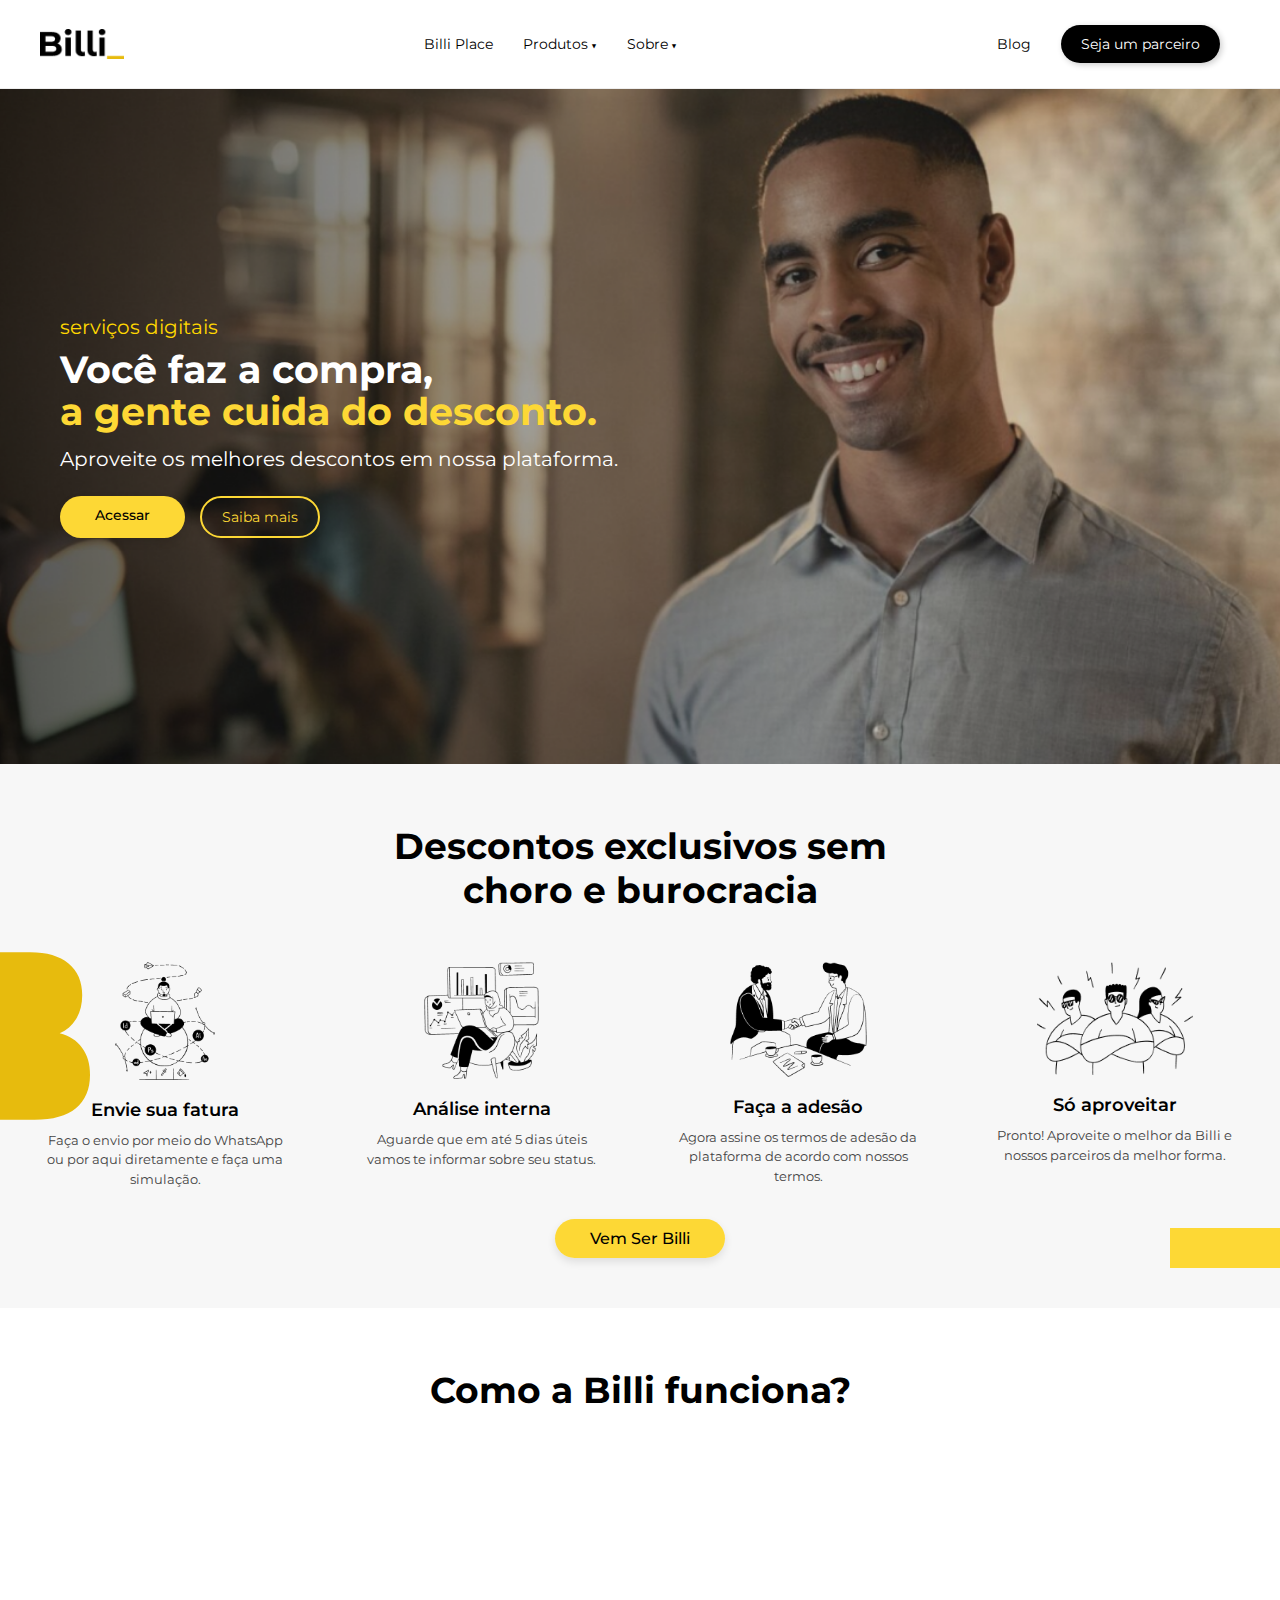
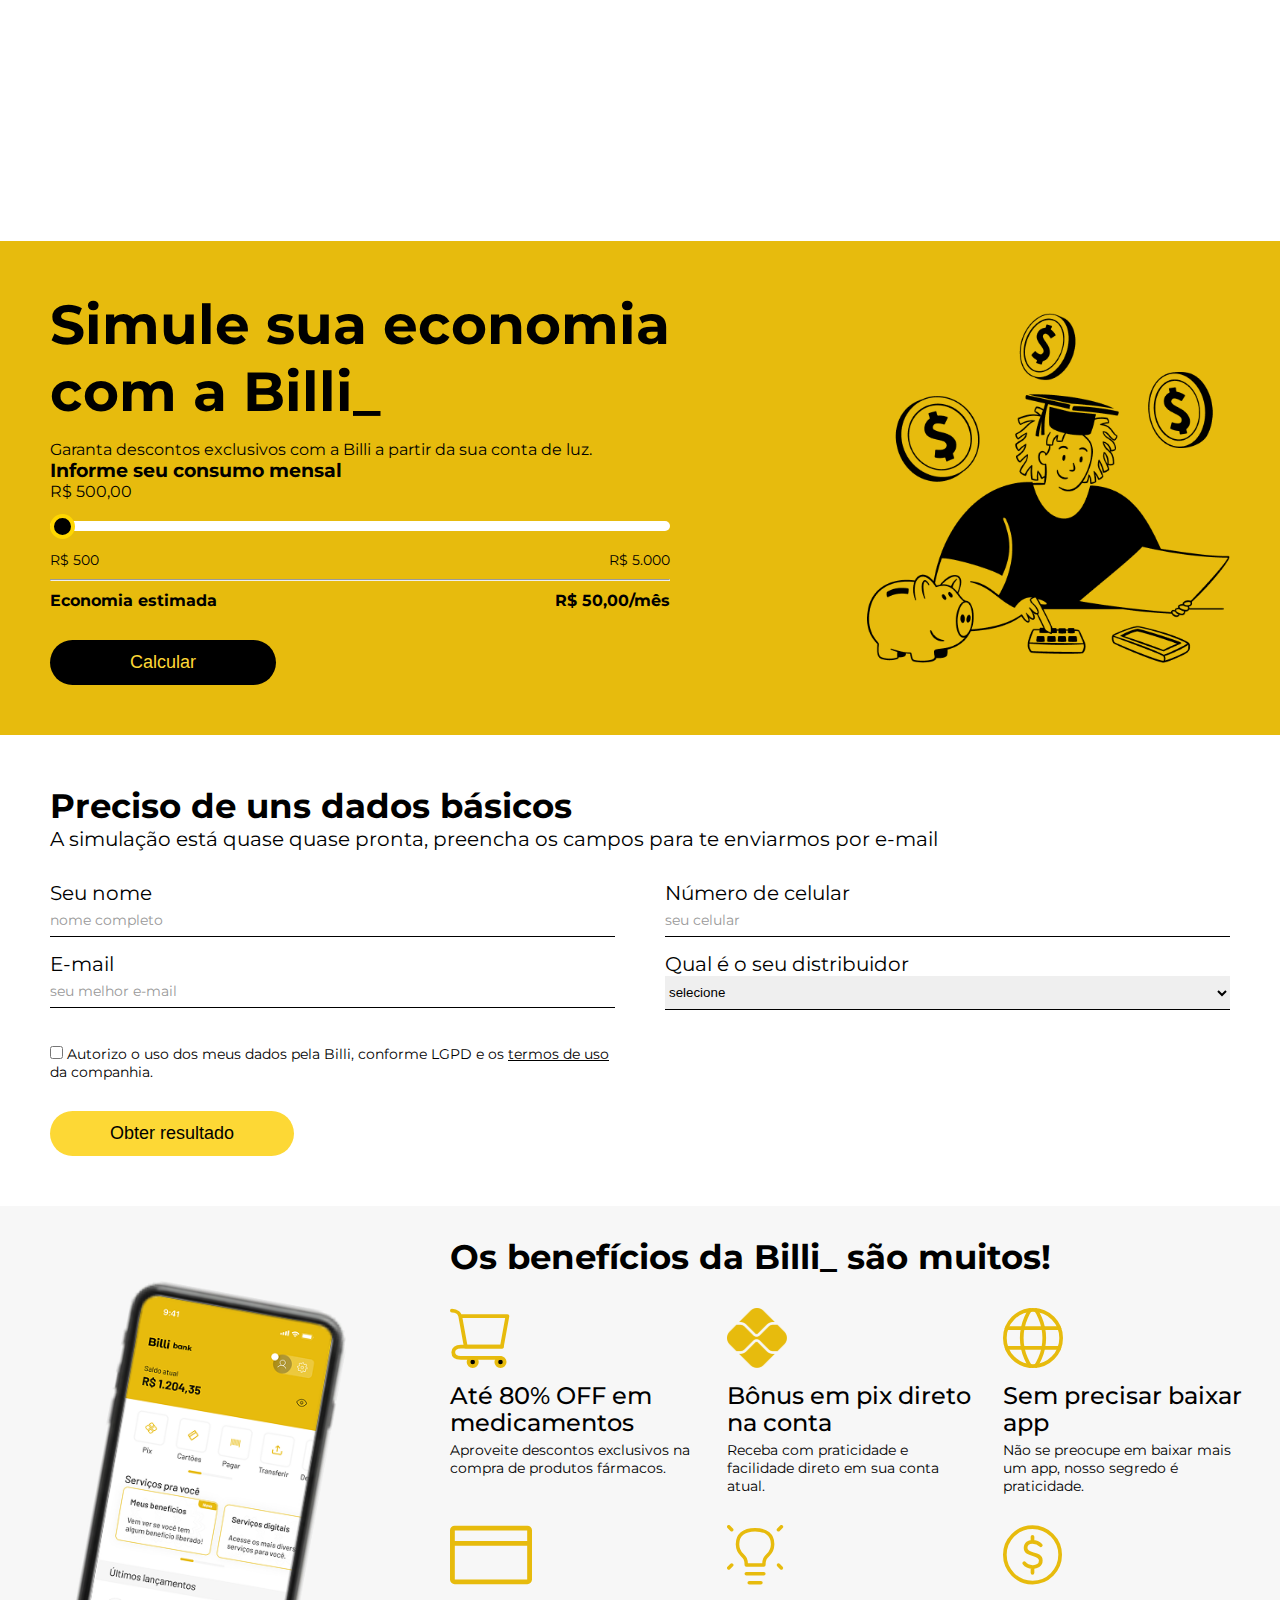
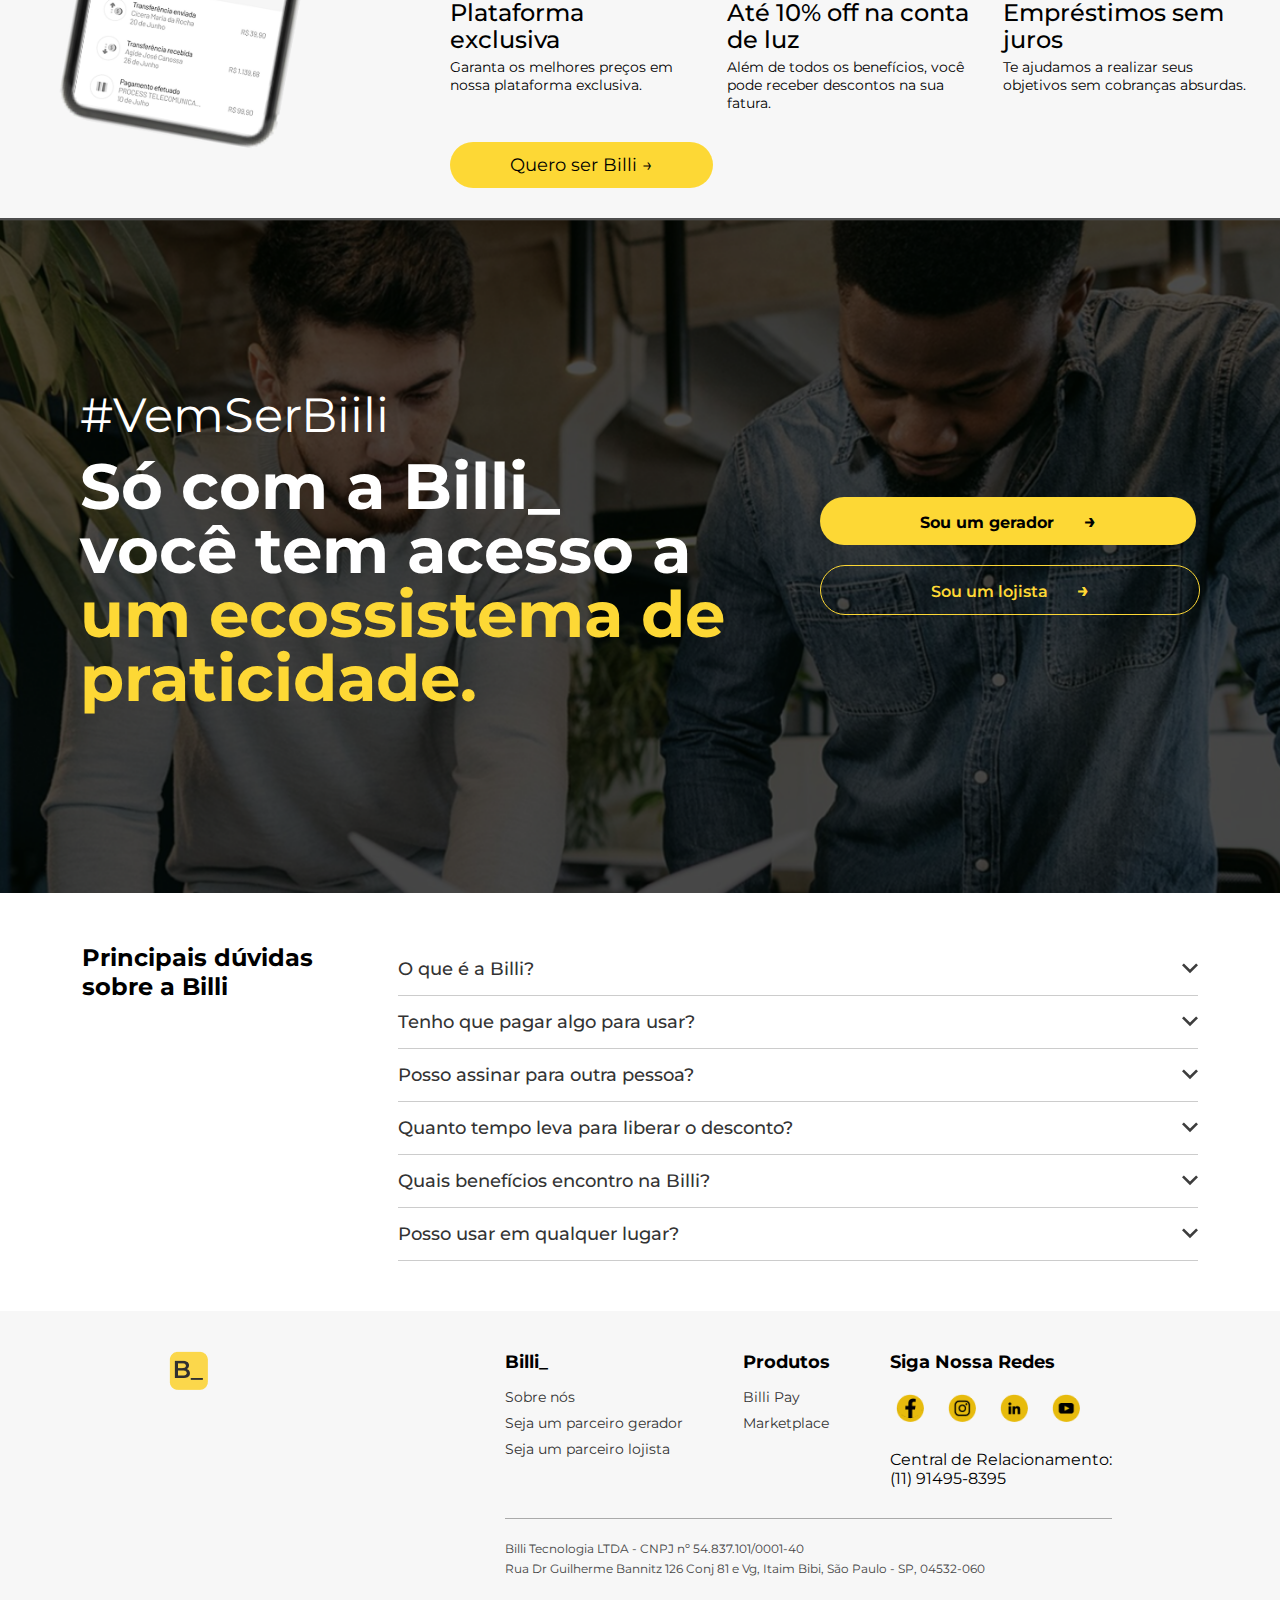
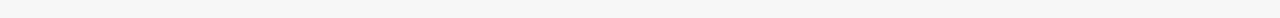
<file: index.html>
<!DOCTYPE html>
<html lang="en">

<head>
    <meta charset="UTF-8">
    <meta name="viewport" content="width=device-width, initial-scale=1.0">
    <title>Billi</title>
    <link rel="stylesheet" href="style.css">

    <link href="https://fonts.googleapis.com/css2?family=Montserrat:wght@400;500;600;700&display=swap" rel="stylesheet">

</head>

<body>

    <header class="header">
        <img class="header-logo" src="imagem/Billi_.png" alt="logo">



        <div class="header-inf">
            <a href="#">Billi Place</a>
            <div class="dropdown">
                <span>Produtos</span>
                <div class="dropdown-content">
                    <a href="#">Billi Pay</a>
                    <a href="#">Marketplace</a>
                </div>
            </div>
            <div class="dropdown">
                <span>Sobre</span>
                <div class="dropdown-content">
                    <a href="#">Sobre nós</a>
                    <a href="#">Seja um parceiro gerador</a>
                    <a href="#">Seja um parceiro lojista</a>
                </div>
            </div>
        </div>

        <div class="header-blog">
            <a class="header-blog-l" href="#">Blog</a>
            <div>
                <a class="header-button" href="#">Seja um parceiro</a>
            </div>
        </div>

    </header>



    <section class="hero">
        <div class="hero-overlay">
            <div class="hero-content">
                <p class="hero-subtitle">serviços digitais</p>
                <h1 class="hero-title">
                    Você faz a compra,<br>
                    <span class="highlight">a gente cuida do desconto.</span>
                </h1>
                <p class="hero-text">Aproveite os melhores descontos em nossa plataforma.</p>
                <div class="hero-buttons">
                    <a href="#" class="btn btn-yellow">Acessar</a>
                    <a href="#" class="btn btn-outline">Saiba mais</a>
                </div>
            </div>
        </div>

    </section>



    <section class="etapas">

        <div class="etapas-decor-right"></div>

        <h2 class="etapas-titulo">Descontos exclusivos sem<br>choro e burocracia</h2>

        <div class="etapas-passos">
            <div class="passo">
                <img class="icon1" src="imagem/fatura.png" alt="Ícone Fatura">

                <h3>Envie sua fatura</h3>
                <p>Faça o envio por meio do WhatsApp ou por aqui diretamente e faça uma simulação.</p>

            </div>
            <div class="passo">
                <img class="icon2" src="imagem/analise.png" alt="Ícone Análise">

                <h3>Análise interna</h3>
                <p>Aguarde que em até 5 dias úteis vamos te informar sobre seu status.</p>

            </div>
            <div class="passo">
                <img class="icon3" src="imagem/adesao.png" alt="Ícone Adesão">
                <h3>Faça a adesão</h3>
                <p>Agora assine os termos de adesão da plataforma de acordo com nossos termos.</p>
            </div>
            <div class="passo">
                <img class="icon4" src="imagem/aproveitar.png" alt="Ícone Aproveitar">
                <h3>Só aproveitar</h3>
                <p>Pronto! Aproveite o melhor da Billi e nossos parceiros da melhor forma.</p>
            </div>
        </div>

        <div class="etapas-botao">
            <a href="#" class="btn-yellow">Vem Ser Billi</a>
        </div>
    </section>



    <section class="video">
        <h2 class="video-titulo">Como a Billi funciona?</h2>
        <div class="video-po">
            <div class="video-video">
                <iframe width="560" height="315" src="https://www.youtube.com/embed/ywCeH0YX4wQ?si=koEqLn_Re2f6JFEP"
                    title="YouTube video player" frameborder="0"
                    allow="accelerometer; autoplay; clipboard-write; encrypted-media; gyroscope; picture-in-picture; web-share"
                    referrerpolicy="strict-origin-when-cross-origin" allowfullscreen></iframe>
            </div>
        </div>
    </section>

    <section class="economia">
        <div class="economia-po">
            <div class="economia-titulo-po">
                <div>
                    <h2 class="economia-titulo">Simule sua economia <br> com a Billi_</h2>

                    <p>Garanta descontos exclusivos com a Billi a partir da sua conta de luz.</p>

                    <h3>Informe seu consumo mensal</h3>

                    <!-- Valor atual -->
                    <div id="valor-consumo">R$ 500,00</div>

                    <!-- Slider -->
                    <input type="range" id="slider-consumo" min="500" max="5000" step="50" value="500"
                        aria-label="Informe seu consumo mensal" />



                    <!-- Min e Max -->
                    <div class="range-labels">
                        <span>R$ 500</span>
                        <span>R$ 5.000</span>
                    </div>

                    <!-- Economia -->
                    <hr>
                    <div class="economia-resultado">
                        <span>Economia estimada</span>
                        <span id="economia-estimada">R$ 50,00/mês</span>
                    </div>

                    <!-- Botão -->
                    <button class="economia-btn">Calcular</button>

                </div>
            </div>
            <div class="economia-imagem">
                <img class="economia-imagem-t" src="imagem/economia.png">

            </div>
        </div>

    </section>


    <section class="formulario">
        <h2>Preciso de uns dados básicos</h2>
        <p>A simulação está quase quase pronta, preencha os campos para te enviarmos por e-mail</p>
        <form>
            <div class="grid-form">
                <div>
                    <label>Seu nome</label>
                    <input name="" placeholder="nome completo">
                </div>
                <div>
                    <label>Número de celular</label>
                    <input name="" placeholder="seu celular">
                </div>
                <div>
                    <label>E-mail</label>
                    <input name="" placeholder="seu melhor e-mail">
                </div>
                <div>
                    <label>Qual é o seu distribuidor</label>
                    <select name="">
                        <option>selecione</option>
                        <option>selecione</option>
                        <option>selecione</option>
                        <option>selecione</option>
                    </select>
                </div>
                <div class="formulario-termo">
                    <label>
                        <input type="checkbox"> Autorizo o uso dos meus dados pela Billi, conforme LGPD e
                        os <a href="#">termos de uso</a> da companhia.
                    </label>
                </div>
            </div>
            <button class="beneficio-btn" type="submit">
                Obter resultado
            </button>
        </form>



    </section>

    <section class="beneficio">
        <div class="beneficio-po">
            <div class="beneficio-img">
                <img src="imagem/beneficio.png">
            </div>
            <div class="beneficio-titulo">
                <h2>Os benefícios da Billi_ são muitos!</h2>
                <div class="beneficio-po-g">
                    <div>
                        <img src="imagem/carrinho.svg">
                        <h3>Até 80% OFF em medicamentos</h3>
                        <p>Aproveite descontos exclusivos na compra de produtos fármacos.</p>
                    </div>
                    <div>
                        <img src="imagem/pix.svg">
                        <h3>Bônus em pix direto na conta</h3>
                        <p>Receba com praticidade e facilidade direto em sua conta atual.</p>
                    </div>
                    <div>
                        <img src="imagem/globo.svg">
                        <h3>Sem precisar baixar app</h3>
                        <p>Não se preocupe em baixar mais um app, nosso segredo é praticidade.</p>
                    </div>
                    <div>
                        <img src="imagem/quadro.svg">
                        <h3>Plataforma exclusiva</h3>
                        <p>Garanta os melhores preços em nossa plataforma exclusiva.</p>
                    </div>
                    <div>
                        <img src="imagem/lampada.svg">
                        <h3>Até 10% off na conta de luz</h3>
                        <p>Além de todos os benefícios, você pode receber descontos na sua fatura.</p>
                    </div>
                    <div>
                        <img src="imagem/moeda.svg">
                        <h3>Empréstimos sem juros</h3>
                        <p>Te ajudamos a realizar seus objetivos sem cobranças absurdas.</p>
                    </div>
                </div>
                <a href="#" class="beneficio-btn">Quero ser Billi <span class="arrow">→</span></a>
            </div>
        </div>

    </section>

    <section class="vemser">
        <div class="vemser-po">
            <div class="vemser-text-t">
                <p class="vemser-subtitle">#VemSerBiili</p>
                <h1 class="vemser-title">
                    Só com a Billi_<br>
                    você tem acesso a<br>
                    <span class="highlight">um ecossistema de <br> praticidade.</span>
                </h1>
            </div>
            <div class="vemser-po-b">
                <div class="vemser-b">
                    <a href="#" class="vemser-btn vemser-btn-yellow">Sou um gerador <span class="arrow">→</span></a>
                </div>
                <div class="vemser-b">
                    <a href="#" class="vemser-btn vemser-btn-outline">Sou um lojista <span class="arrow">→</span></a>
                </div>
            </div>
        </div>
    </section>

    <section class="duvida">
        <div class="duvida-po">
            <div>
                <h2>Principais dúvidas <br> sobre a Billi</h2>
            </div>
            <div>
                <div class="accordion">
                    <div class="accordion-header" onclick="toggleAccordion(this)">
                        <h3>O que é a Billi?</h3>
                        <span class="arrow"><svg width="16" height="11" fill="none" xmlns="http://www.w3.org/2000/svg">
                                <path d="M14.12 10.547L8 4.44l-6.12 6.107L0 8.667l8-8 8 8-1.88 1.88z" fill="#3D3D3D" />
                            </svg></span>
                    </div>
                    <div class="accordion-content">
                        <p>
                            A Billi é uma plataforma digital de descontos que conecta você a vantagens reais em produtos
                            e serviços parceiros, sem precisar baixar aplicativo.
                        </p>
                    </div>
                </div>
                <div class="accordion">
                    <div class="accordion-header" onclick="toggleAccordion(this)">
                        <h3>Tenho que pagar algo para usar?</h3>
                        <span class="arrow"><svg width="16" height="11" fill="none" xmlns="http://www.w3.org/2000/svg">
                                <path d="M14.12 10.547L8 4.44l-6.12 6.107L0 8.667l8-8 8 8-1.88 1.88z" fill="#3D3D3D" />
                            </svg></span>
                    </div>
                    <div class="accordion-content">
                        <p>
                            Não. A adesão e utilização da plataforma são gratuitas. O que vale é aproveitar os descontos
                            com base na sua pontualidade de pagamentos.
                        </p>
                    </div>
                </div>
                <div class="accordion">
                    <div class="accordion-header" onclick="toggleAccordion(this)">
                        <h3>Posso assinar para outra pessoa?</h3>
                        <span class="arrow"><svg width="16" height="11" fill="none" xmlns="http://www.w3.org/2000/svg">
                                <path d="M14.12 10.547L8 4.44l-6.12 6.107L0 8.667l8-8 8 8-1.88 1.88z" fill="#3D3D3D" />
                            </svg></span>
                    </div>
                    <div class="accordion-content">
                        <p>
                            Não, para que você possa acessar aos benefícios que a Billi oferece é importante que seja a
                            pessoa titular pelo envio da conta de luz.
                        </p>
                    </div>
                </div>
                <div class="accordion">
                    <div class="accordion-header" onclick="toggleAccordion(this)">
                        <h3>Quanto tempo leva para liberar o desconto?</h3>
                        <span class="arrow"><svg width="16" height="11" fill="none" xmlns="http://www.w3.org/2000/svg">
                                <path d="M14.12 10.547L8 4.44l-6.12 6.107L0 8.667l8-8 8 8-1.88 1.88z" fill="#3D3D3D" />
                            </svg></span>
                    </div>
                    <div class="accordion-content">
                        <p>
                            Em geral, o desconto é liberado em até 5 dias úteis, após envio da conta e confirmação do
                            perfil pela Billi junto ao parceiro gerador.
                        </p>
                    </div>
                </div>
                <div class="accordion">
                    <div class="accordion-header" onclick="toggleAccordion(this)">
                        <h3>Quais benefícios encontro na Billi?</h3>
                        <span class="arrow"><svg width="16" height="11" fill="none" xmlns="http://www.w3.org/2000/svg">
                                <path d="M14.12 10.547L8 4.44l-6.12 6.107L0 8.667l8-8 8 8-1.88 1.88z" fill="#3D3D3D" />
                            </svg></span>
                    </div>
                    <div class="accordion-content">
                        <p>
                            São variados, desde descontos imediatos em uma rede de parceiros, a vantagens exclusivas,
                            como o valor em PIX.
                        </p>
                    </div>
                </div>
                <div class="accordion">
                    <div class="accordion-header" onclick="toggleAccordion(this)">
                        <h3>Posso usar em qualquer lugar?</h3>
                        <span class="arrow"><svg width="16" height="11" fill="none" xmlns="http://www.w3.org/2000/svg">
                                <path d="M14.12 10.547L8 4.44l-6.12 6.107L0 8.667l8-8 8 8-1.88 1.88z" fill="#3D3D3D" />
                            </svg></span>
                    </div>
                    <div class="accordion-content">
                        <p>
                            Sim, você pode usar em qualquer lugar, mas recomendamos que utilize na Billi Place, no qual
                            contamos com uma rede de parceiros que oferecem descontos exclusivos.
                        </p>
                    </div>
                </div>
            </div>
        </div>


    </section>

    <footer class="footer">
        <div class="footer-po">
            <div class="footer-img">
                <img src="imagem/footer-img.png">
            </div>
            <div>
                <div class="footer-inf-po">
                    <div class="footer-inf">
                        <h3>Billi_</h3>
                        <a href="#">Sobre nós</a>
                        <a href="#">Seja um parceiro gerador</a>
                        <a href="#">Seja um parceiro lojista</a>
                    </div>
                    <div class="footer-inf">
                        <h3>produtos</h3>
                        <a href="#">Billi Pay</a>
                        <a href="#">Marketplace</a>
                    </div>
                    <div class="footer-inf">
                        <h3>siga nossa redes</h3>
                        <div class="footer-icon-po">
                            <a href="#"><img src="imagem/footer-face.png"></a>
                            <a href="#"><img src="imagem/footer-ins.png"></a>
                            <a href="#"><img src="imagem/footer-inl.png"></a>
                            <a href="#"><img src="imagem/footer-you.png"></a>
                        </div>
                        <p>Central de Relacionamento:<br>(11) 91495-8395</p>

                    </div>

                </div>
                <div class="footer-bottom">
                    <p>Billi Tecnologia LTDA - CNPJ nº 54.837.101/0001-40</p>
                    <p>Rua Dr Guilherme Bannitz 126 Conj 81 e Vg, Itaim Bibi, São Paulo - SP, 04532-060</p>
                </div>
            </div>
        </div>



    </footer>

    <script src="script.js"></script>
    <script>
        const slider = document.getElementById("slider-consumo");
        const valorConsumo = document.getElementById("valor-consumo");
        const economiaEstimada = document.getElementById("economia-estimada");

        function atualizarEconomia(valor) {
            valorConsumo.textContent = `R$ ${Number(valor).toLocaleString('pt-BR')},00`;
            const economia = valor * 0.10;
            economiaEstimada.textContent = `R$ ${economia.toFixed(2).replace('.', ',')}/mês`;
        }

        function atualizarCorDoSlider(slider) {
            const min = slider.min;
            const max = slider.max;
            const val = slider.value;

            const porcentagem = ((val - min) / (max - min)) * 100;

            slider.style.background = `linear-gradient(to right, #000 ${porcentagem}%, #fff ${porcentagem}%)`;
        }

        slider.addEventListener("input", () => {
            atualizarEconomia(slider.value);
            atualizarCorDoSlider(slider);
        });

        // Inicializa
        atualizarEconomia(slider.value);
        atualizarCorDoSlider(slider);
    </script>


</body>

</html>
</file>
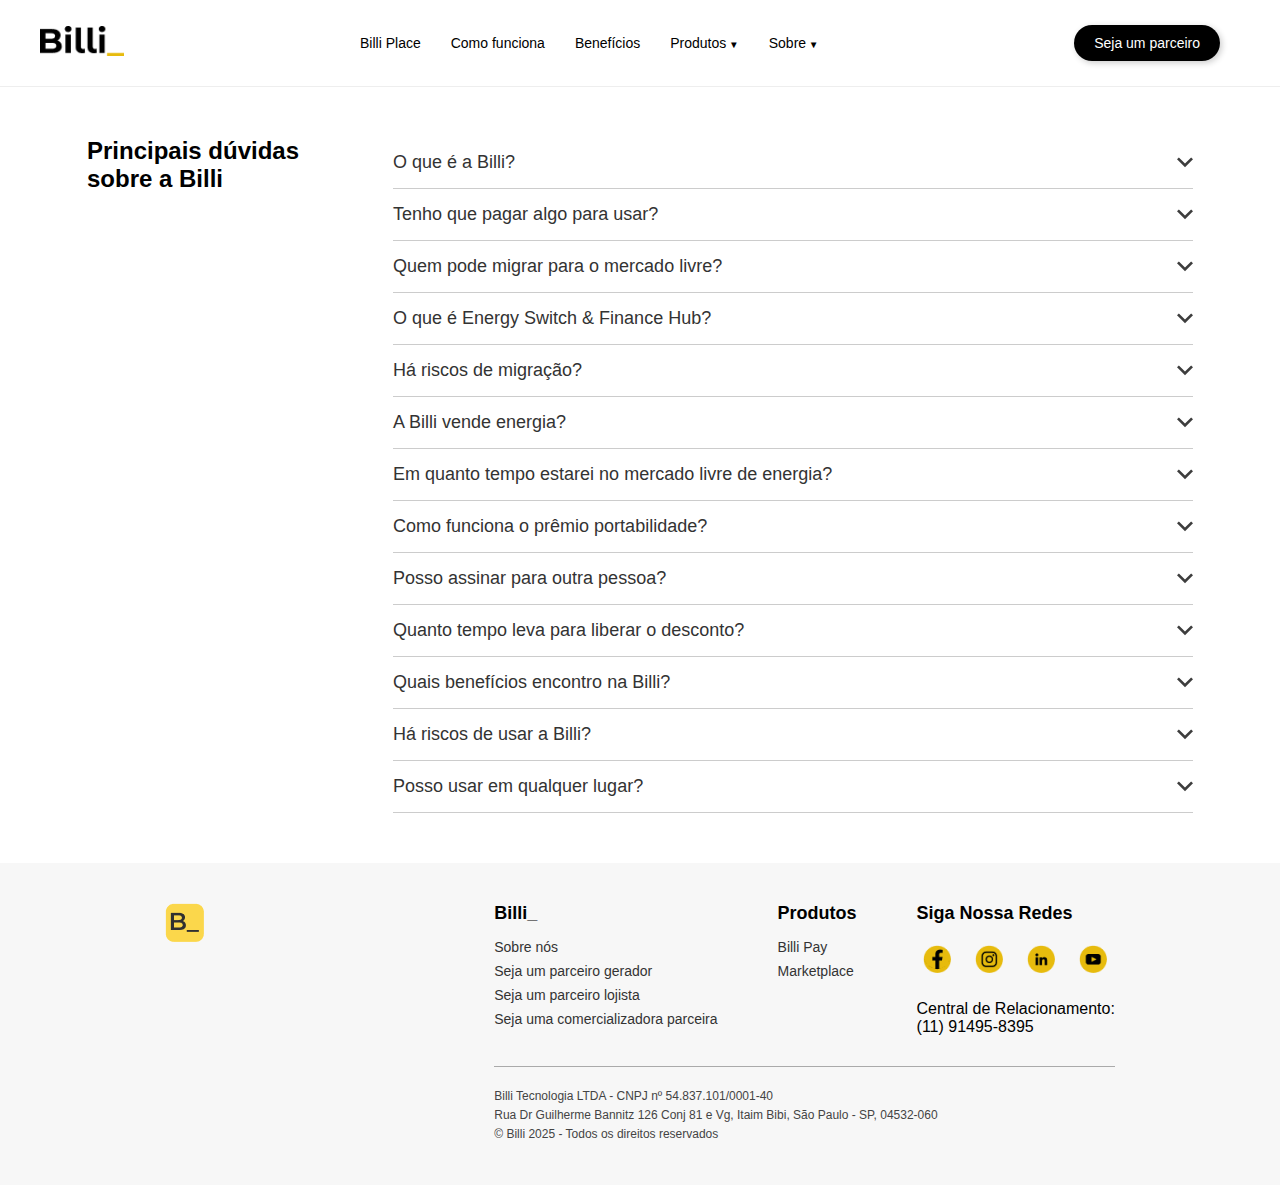
<file: NovaPag/novaPag.html>
<!DOCTYPE html>
<html lang="en">
<head>
    <meta charset="UTF-8">
    <meta name="viewport" content="width=device-width, initial-scale=1.0">
    <title>Billi_</title>
    <link rel="stylesheet" href="novaPag.css">
    
</head>
<body>
     <header class="header">
        <a href="index.html"><img class="header-logo" src="../imagem/Billi_.png" alt="logo"></a>

        <!-- Menu Mobile -->
        <button class="menu-toggle" id="menu-toggle" aria-label="Abrir menu">☰</button>


        <!-- Menu Mobile Drop -->
        <nav class="mobile-menu" id="mobile-menu">
            <a href="#">Billi Place</a>
            <a href="#comofuciona">Como funciona</a>
            <a href="#beneficio">Benefícios</a>
            <div class="mobile-dropdown">
                <span>Produtos</span>
                <div class="mobile-dropdown-content">
                    <a href="#">Billi Pay</a>
                    <a href="#">Marketplace</a>
                </div>
            </div>
            <div class="mobile-dropdown">
                <span>Sobre</span>
                <div class="mobile-dropdown-content">
                    <a href="/SobreNos/sobreNos.html">Sobre nós</a>
                    <a href="#">Seja um parceiro gerador</a>
                    <a href="#">Seja um parceiro lojista</a>
                    <a href="#">Seja uma comercializadora parceira</a>
                </div>
            </div>
            <a href="https://960b23b0-c2bf-4ac4-984d-ba82c85bb109-00-eqmd0y9yl3wq.kirk.replit.dev/login"
                class="header-button">Seja um parceiro</a>
        </nav>

        <div class=" header-inf">
            <a href="#">Billi Place</a>
            <a href="#comofuciona">Como funciona</a>
            <a href="#beneficio">Benefícios</a>
            <div class="dropdown">
                <span>Produtos</span>
                <div class="dropdown-content">
                    <a href="#">Billi Pay</a>
                    <a href="#">Marketplace</a>
                </div>
            </div>
            <div class="dropdown">
                <span>Sobre</span>
                <div class="dropdown-content">
                    <a href="SobreNos/sobreNos.html">Sobre nós</a>
                    <a href="#">Seja um parceiro gerador</a>
                    <a href="#">Seja um parceiro lojista</a>
                    <a href="#">Seja uma comercializadora parceira</a>
                </div>
            </div>
        </div>

        <div class="header-blog">
            <div>
                <a class="header-button"
                    href="https://960b23b0-c2bf-4ac4-984d-ba82c85bb109-00-eqmd0y9yl3wq.kirk.replit.dev/login">Seja um
                    parceiro</a>
            </div>
        </div>

    </header>



     <section class="duvida">
        <div class="duvida-po">
            <div>
                <h2>Principais dúvidas <br> sobre a Billi</h2>
            </div>
            <div>
                <div class="accordion">
                    <div class="accordion-header" onclick="toggleAccordion(this)">
                        <h3>O que é a Billi?</h3>
                        <span class="arrow"><svg width="16" height="11" fill="none" xmlns="http://www.w3.org/2000/svg">
                                <path d="M14.12 10.547L8 4.44l-6.12 6.107L0 8.667l8-8 8 8-1.88 1.88z" fill="#3D3D3D" />
                            </svg></span>
                    </div>
                    <div class="accordion-content">
                        <p>
                            A Billi é uma plataforma digital que conecta o consumidor ao futuro da energia e das
                            finanças. Atuamos como um hub inteligente de oportunidades, permitindo que pessoas e
                            empresas migrem para soluções de energia mais baratas e créditos facilitados.
                        </p>
                    </div>
                </div>
                <div class="accordion">
                    <div class="accordion-header" onclick="toggleAccordion(this)">
                        <h3>Tenho que pagar algo para usar?</h3>
                        <span class="arrow"><svg width="16" height="11" fill="none" xmlns="http://www.w3.org/2000/svg">
                                <path d="M14.12 10.547L8 4.44l-6.12 6.107L0 8.667l8-8 8 8-1.88 1.88z" fill="#3D3D3D" />
                            </svg></span>
                    </div>
                    <div class="accordion-content">
                        <p>
                            Não. A adesão e utilização da plataforma são gratuitas. O que vale é aproveitar os descontos
                            com base na sua pontualidade de pagamentos.
                        </p>
                    </div>
                </div>
                <div class="accordion">
                    <div class="accordion-header" onclick="toggleAccordion(this)">
                        <h3>Quem pode migrar para o mercado livre?</h3>
                        <span class="arrow"><svg width="16" height="11" fill="none" xmlns="http://www.w3.org/2000/svg">
                                <path d="M14.12 10.547L8 4.44l-6.12 6.107L0 8.667l8-8 8 8-1.88 1.88z" fill="#3D3D3D" />
                            </svg></span>
                    </div>
                    <div class="accordion-content">
                        <p>
                            Empresas e consumidores com demanda contratada a partir de 500kW ou com consumo médio acima
                            de 10.000 kWh/mês. Desde 2024, novos critérios ampliam o acesso para clientes de menor
                            porte.
                        </p>
                    </div>
                </div>
                <div class="accordion">
                    <div class="accordion-header" onclick="toggleAccordion(this)">
                        <h3>O que é Energy Switch & Finance Hub?</h3>
                        <span class="arrow"><svg width="16" height="11" fill="none" xmlns="http://www.w3.org/2000/svg">
                                <path d="M14.12 10.547L8 4.44l-6.12 6.107L0 8.667l8-8 8 8-1.88 1.88z" fill="#3D3D3D" />
                            </svg></span>
                    </div>
                    <div class="accordion-content">
                        <p>
                            É o conceito da Billi: uma plataforma que integra soluções de migração energética com
                            produtos financeiros, para maximizar o benefício da economia futura.
                        </p>
                    </div>
                </div>
                <div class="accordion">
                    <div class="accordion-header" onclick="toggleAccordion(this)">
                        <h3>Há riscos de migração?</h3>
                        <span class="arrow"><svg width="16" height="11" fill="none" xmlns="http://www.w3.org/2000/svg">
                                <path d="M14.12 10.547L8 4.44l-6.12 6.107L0 8.667l8-8 8 8-1.88 1.88z" fill="#3D3D3D" />
                            </svg></span>
                    </div>
                    <div class="accordion-content">
                        <p>
                            A migração é regulamentada pela ANEEL e é segura quando feita com parceiros qualificados. A
                            Billi garante suporte completo durante todo o processo.
                        </p>
                    </div>
                </div>
                <div class="accordion">
                    <div class="accordion-header" onclick="toggleAccordion(this)">
                        <h3>A Billi vende energia?</h3>
                        <span class="arrow"><svg width="16" height="11" fill="none" xmlns="http://www.w3.org/2000/svg">
                                <path d="M14.12 10.547L8 4.44l-6.12 6.107L0 8.667l8-8 8 8-1.88 1.88z" fill="#3D3D3D" />
                            </svg></span>
                    </div>
                    <div class="accordion-content">
                        <p>
                            Não. Atuamos como facilitadora entre o cliente e as comercializadoras parceiras sem conflito
                            de interesses.
                        </p>
                    </div>
                </div>
                <div class="accordion">
                    <div class="accordion-header" onclick="toggleAccordion(this)">
                        <h3>Em quanto tempo estarei no mercado livre de energia?</h3>
                        <span class="arrow"><svg width="16" height="11" fill="none" xmlns="http://www.w3.org/2000/svg">
                                <path d="M14.12 10.547L8 4.44l-6.12 6.107L0 8.667l8-8 8 8-1.88 1.88z" fill="#3D3D3D" />
                            </svg></span>
                    </div>
                    <div class="accordion-content">
                        <p>
                            O processo pode durar de 3 a 6 meses, dependendo das adequações necessárias junto às
                            distribuidoras.
                        </p>
                    </div>
                </div>
                <div class="accordion">
                    <div class="accordion-header" onclick="toggleAccordion(this)">
                        <h3>Como funciona o prêmio portabilidade?</h3>
                        <span class="arrow"><svg width="16" height="11" fill="none" xmlns="http://www.w3.org/2000/svg">
                                <path d="M14.12 10.547L8 4.44l-6.12 6.107L0 8.667l8-8 8 8-1.88 1.88z" fill="#3D3D3D" />
                            </svg></span>
                    </div>
                    <div class="accordion-content">
                        <p>
                            Ao optar por uma comercializadora parceira, você recebe um bônus financeiro direto no seu
                            caixa.
                        </p>
                    </div>
                </div>
                <div class="accordion">
                    <div class="accordion-header" onclick="toggleAccordion(this)">
                        <h3>Posso assinar para outra pessoa?</h3>
                        <span class="arrow"><svg width="16" height="11" fill="none" xmlns="http://www.w3.org/2000/svg">
                                <path d="M14.12 10.547L8 4.44l-6.12 6.107L0 8.667l8-8 8 8-1.88 1.88z" fill="#3D3D3D" />
                            </svg></span>
                    </div>
                    <div class="accordion-content">
                        <p>
                            Não, para que você possa acessar aos benefícios que a Billi oferece é importante que seja a
                            pessoa titular pelo envio da conta de luz.
                        </p>
                    </div>
                </div>
                <div class="accordion">
                    <div class="accordion-header" onclick="toggleAccordion(this)">
                        <h3>Quanto tempo leva para liberar o desconto?</h3>
                        <span class="arrow"><svg width="16" height="11" fill="none" xmlns="http://www.w3.org/2000/svg">
                                <path d="M14.12 10.547L8 4.44l-6.12 6.107L0 8.667l8-8 8 8-1.88 1.88z" fill="#3D3D3D" />
                            </svg></span>
                    </div>
                    <div class="accordion-content">
                        <p>
                            Em geral, o desconto é liberado em até 5 dias úteis, após envio da conta e confirmação do
                            perfil pela Billi junto ao parceiro gerador.
                        </p>
                    </div>
                </div>
                <div class="accordion">
                    <div class="accordion-header" onclick="toggleAccordion(this)">
                        <h3>Quais benefícios encontro na Billi?</h3>
                        <span class="arrow"><svg width="16" height="11" fill="none" xmlns="http://www.w3.org/2000/svg">
                                <path d="M14.12 10.547L8 4.44l-6.12 6.107L0 8.667l8-8 8 8-1.88 1.88z" fill="#3D3D3D" />
                            </svg></span>
                    </div>
                    <div class="accordion-content">
                        <p>
                            São variados, desde descontos imediatos em uma rede de parceiros, a vantagens exclusivas,
                            como o valor em PIX.
                        </p>
                    </div>
                </div>
                <div class="accordion">
                    <div class="accordion-header" onclick="toggleAccordion(this)">
                        <h3>Há riscos de usar a Billi?</h3>
                        <span class="arrow"><svg width="16" height="11" fill="none" xmlns="http://www.w3.org/2000/svg">
                                <path d="M14.12 10.547L8 4.44l-6.12 6.107L0 8.667l8-8 8 8-1.88 1.88z" fill="#3D3D3D" />
                            </svg></span>
                    </div>
                    <div class="accordion-content">
                        <p>
                            A Billi acompanha e reduz riscos regulatórios e financeiros.
                        </p>
                    </div>
                </div>
                <div class="accordion">
                    <div class="accordion-header" onclick="toggleAccordion(this)">
                        <h3>Posso usar em qualquer lugar?</h3>
                        <span class="arrow"><svg width="16" height="11" fill="none" xmlns="http://www.w3.org/2000/svg">
                                <path d="M14.12 10.547L8 4.44l-6.12 6.107L0 8.667l8-8 8 8-1.88 1.88z" fill="#3D3D3D" />
                            </svg></span>
                    </div>
                    <div class="accordion-content">
                        <p>
                            Sim, você pode usar em qualquer lugar, mas recomendamos que utilize na Billi Place, no qual
                            contamos com uma rede de parceiros que oferecem descontos exclusivos.
                        </p>
                    </div>
                </div>
            </div>
        </div>


    </section>

    <footer class="footer">
        <div class="footer-po">
            <div class="footer-img">
                <img src="../imagem/footer-img.png">
            </div>
            <div>
                <div class="footer-inf-po">
                    <div class="footer-inf">
                        <h3>Billi_</h3>
                        <a href="/SobreNos/sobreNos.html">Sobre nós</a>
                        <a href="#">Seja um parceiro gerador</a>
                        <a href="#">Seja um parceiro lojista</a>
                        <a href="#">Seja uma comercializadora parceira</a>
                    </div>
                    <div class="footer-inf">
                        <h3>produtos</h3>
                        <a href="#">Billi Pay</a>
                        <a href="#">Marketplace</a>
                    </div>
                    <div class="footer-inf">
                        <h3>siga nossa redes</h3>
                        <div class="footer-icon-po">
                            <a href="#"><img src="../imagem/footer-face.png"></a>
                            <a href="https://www.instagram.com/billicapital"><img src="../imagem/footer-ins.png"></a>
                            <a href="https://www.linkedin.com/company/billifinance/"><img
                                    src="../imagem/footer-inl.png"></a>
                            <a href="#"><img src="../imagem/footer-you.png"></a>
                        </div>
                        <p>Central de Relacionamento:<br>(11) 91495-8395</p>

                    </div>

                </div>
                <div class="footer-bottom">
                    <p>Billi Tecnologia LTDA - CNPJ nº 54.837.101/0001-40</p>
                    <p>Rua Dr Guilherme Bannitz 126 Conj 81 e Vg, Itaim Bibi, São Paulo - SP, 04532-060</p>
                    <p>© Billi 2025 - Todos os direitos reservados</p>
                </div>
            </div>
        </div>



    </footer>
    

    <script src="novaPag.js"></script>
</body>
</html>
</file>
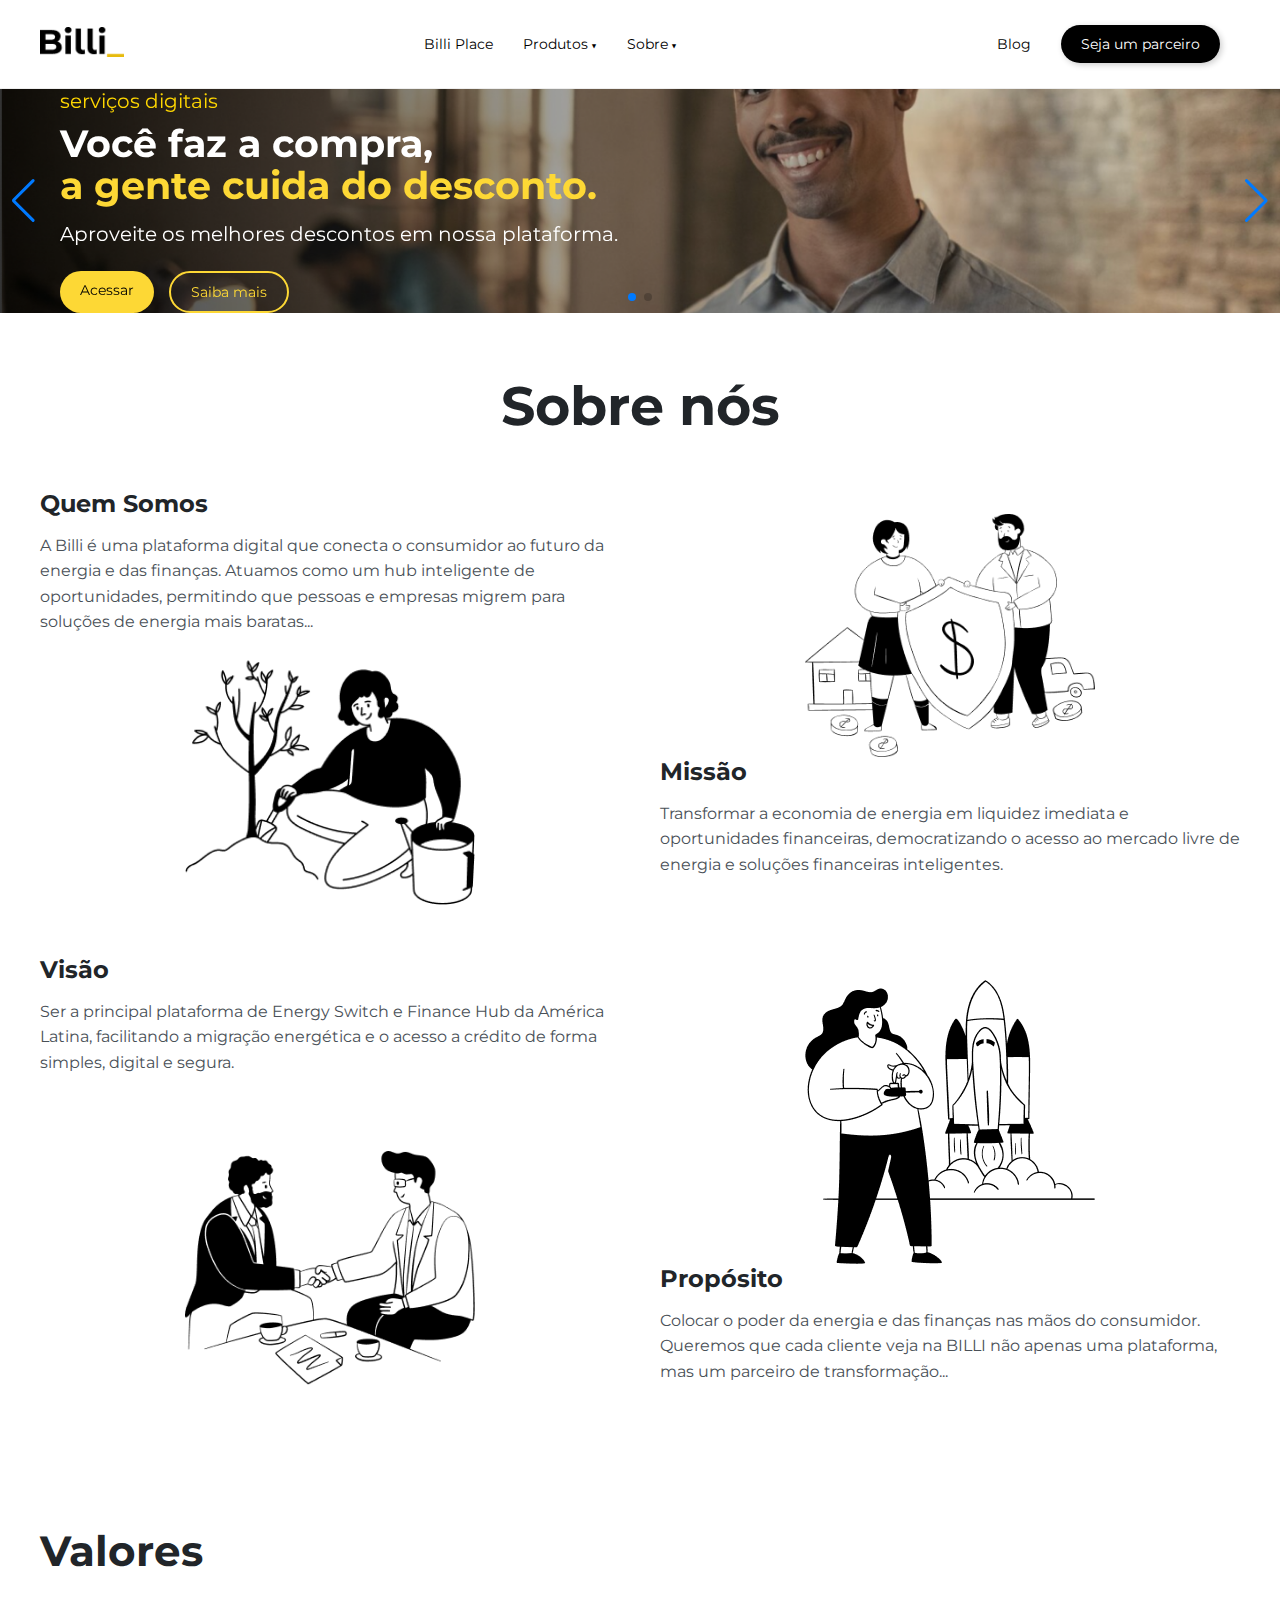
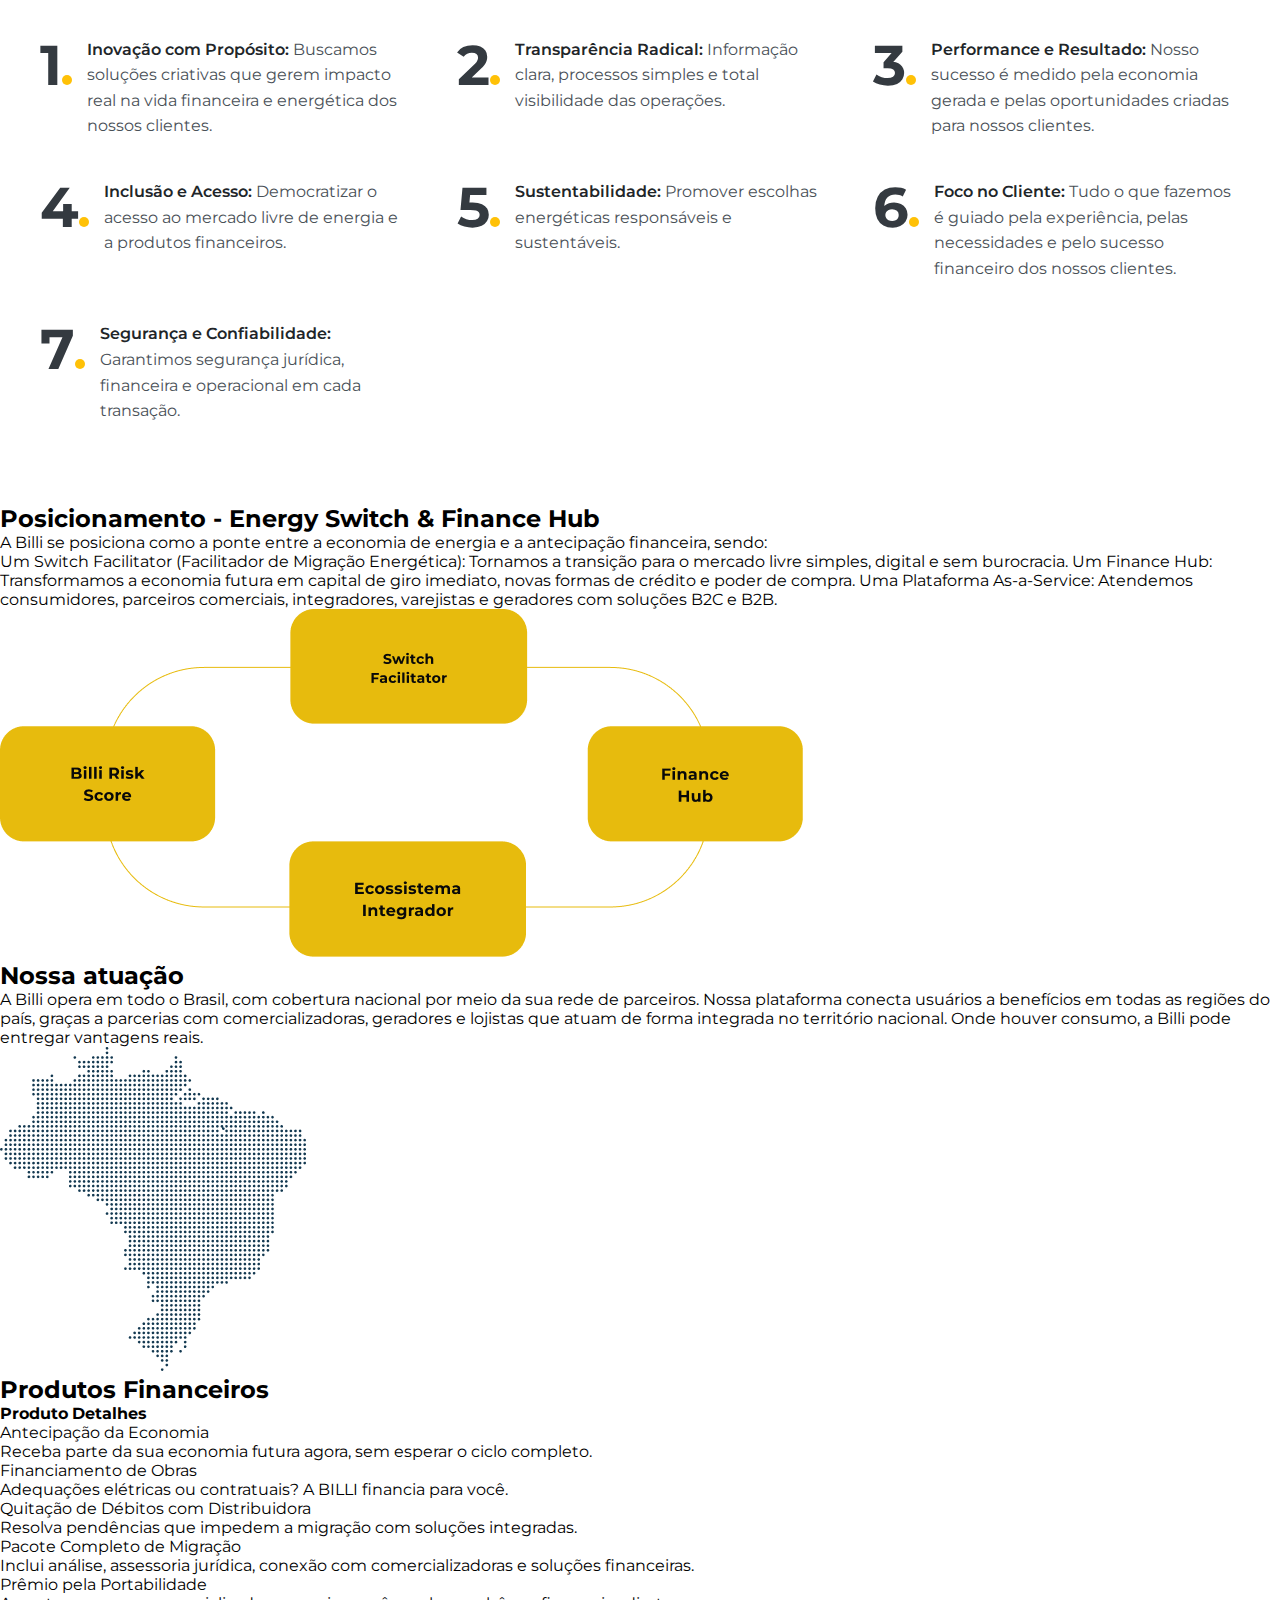
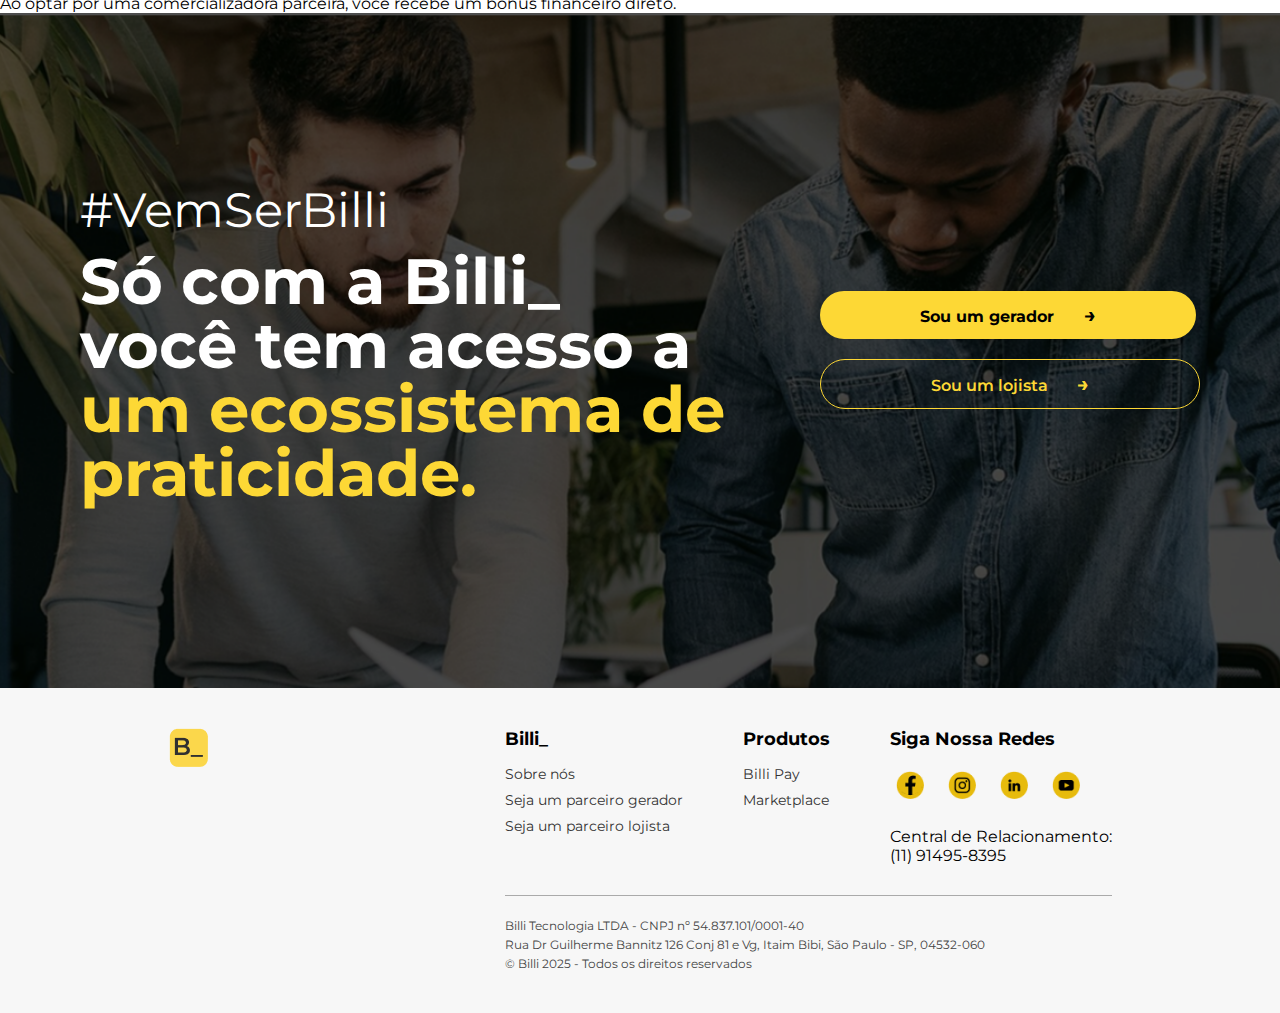
<file: SobreNos/sobreNos.html>
<!DOCTYPE html>
<html lang="en">

<head>
    <meta charset="UTF-8">
    <meta name="viewport" content="width=device-width, initial-scale=1.0">
    <title>Billi_</title>
    <link rel="stylesheet" href="sobreNos.css">
    <link rel="icon" type="image/png" href="../imagem/favicon.png">
    <link href="https://fonts.googleapis.com/css2?family=Montserrat:wght@400;500;600;700&display=swap" rel="stylesheet">
    <link rel="stylesheet" href="https://cdn.jsdelivr.net/npm/swiper@11/swiper-bundle.min.css" />

</head>

<body>

    <header class="header">
        <a href="../index.html"><img class="header-logo" src="../imagem/Billi_.png" alt="logo"></a>

        <!-- Menu Mobile -->
        <button class="menu-toggle" id="menu-toggle" aria-label="Abrir menu">☰</button>


        <!-- Menu Mobile Drop -->
        <nav class="mobile-menu" id="mobile-menu">
            <a href="https://billi-web-alpha.vercel.app/">Billi Place</a>
            <div class="mobile-dropdown">
                <span>Produtos</span>
                <div class="mobile-dropdown-content">
                    <a href="#">Billi Pay</a>
                    <a href="#">Marketplace</a>
                </div>
            </div>
            <div class="mobile-dropdown">
                <span>Sobre</span>
                <div class="mobile-dropdown-content">
                    <a href="#">Sobre nós</a>
                    <a href="#">Seja um parceiro gerador</a>
                    <a href="#">Seja um parceiro lojista</a>
                </div>
            </div>
            <a href="#">Blog</a>
            <a href="https://960b23b0-c2bf-4ac4-984d-ba82c85bb109-00-eqmd0y9yl3wq.kirk.replit.dev/login"
                class="header-button">Seja um parceiro</a>
        </nav>

        <div class="header-inf">
            <a href="https://billi-web-alpha.vercel.app/">Billi Place</a>
            <div class="dropdown">
                <span>Produtos</span>
                <div class="dropdown-content">
                    <a href="#">Billi Pay</a>
                    <a href="#">Marketplace</a>
                </div>
            </div>
            <div class="dropdown">
                <span>Sobre</span>
                <div class="dropdown-content">
                    <a href="SobreNos/sobreNos.html">Sobre nós</a>
                    <a href="#">Seja um parceiro gerador</a>
                    <a href="#">Seja um parceiro lojista</a>
                </div>
            </div>
        </div>

        <div class="header-blog">
            <a class="header-blog-l" href="#">Blog</a>
            <div>
                <a class="header-button"
                    href="https://960b23b0-c2bf-4ac4-984d-ba82c85bb109-00-eqmd0y9yl3wq.kirk.replit.dev/login">Seja um
                    parceiro</a>
            </div>
        </div>
    </header>

    <section class="hero">


        <div class="swiper hero-carousel">
            <div class="swiper-wrapper">

                <div class="swiper-slide">
                    <div class="slide-background" style="background-image: url('../imagem/hero.png');"></div>
                    <div class="hero-overlay">
                        <div class="hero-content">
                            <p class="hero-subtitle">serviços digitais</p>
                            <h1 class="hero-title">
                                Você faz a compra,<br>
                                <span class="highlight">a gente cuida do desconto.</span>
                            </h1>
                            <p class="hero-text">Aproveite os melhores descontos em nossa plataforma.</p>
                            <div class="hero-buttons">
                                <a href="https://billi-web-alpha.vercel.app/" class="btn btn-yellow">Acessar</a>
                                <a href="#" class="btn btn-outline">Saiba mais</a>
                            </div>
                        </div>
                    </div>
                </div>
                <div class="swiper-slide">
                    <div class="slide-background" style="background-image: url('../imagem/hero-1.png');"></div>
                    <div class="hero-overlay">
                        <div class="hero-content">
                            <p class="hero-subtitle">serviços digitais</p>
                            <h1 class="hero-title">
                                Obtenha descontos<br>
                                <span class="highlight">na sua conta de energia</span>
                            </h1>
                            <p class="hero-text">Com a Billi você garante até 30% OFF na conta de luz</p>
                            <div class="hero-buttons">
                                <a href="https://billi-web-alpha.vercel.app/" class="btn btn-yellow">Acessar</a>
                                <a href="#" class="btn btn-outline">Saiba mais</a>
                            </div>
                        </div>
                    </div>
                </div>




            </div>
            <div class="swiper-button-next"></div>
            <div class="swiper-button-prev"></div>

            <div class="swiper-pagination"></div>
        </div>

    </section>


    <section class="sobre">
        <div class="sobre-titulo">
            <h2>Sobre nós</h2>
        </div>

        <div class="sobre-grid">

            <div class="sobre-bloco">
                <h3>Quem Somos</h3>
                <p>
                    A Billi é uma plataforma digital que conecta o consumidor ao futuro da energia e das finanças.
                    Atuamos como um hub inteligente de oportunidades, permitindo que pessoas e empresas migrem para
                    soluções de energia mais baratas...
                </p>
                <img src="../imagem/sobre-1.png" alt="Pessoas analisando dados em um tablet">
            </div>

            <div class="sobre-bloco">
                <img src="../imagem/sobre-3.png" alt="Homem de negócios olhando para o lado">
                <h3>Missão</h3>
                <p>
                    Transformar a economia de energia em liquidez imediata e oportunidades financeiras, democratizando o
                    acesso ao mercado livre de energia e soluções financeiras inteligentes.
                </p>

            </div>

            <div class="sobre-bloco">
                <h3>Visão</h3>
                <p>
                    Ser a principal plataforma de Energy Switch e Finance Hub da América Latina, facilitando a migração
                    energética e o acesso a crédito de forma simples, digital e segura.
                </p>
                <img src="../imagem/sobre-2.png" alt="Mulher sorrindo em ambiente de trabalho">
            </div>



            <div class="sobre-bloco">
                <img src="../imagem/sobre-4.png" alt="Pessoas colaborando em reunião">
                <h3>Propósito</h3>
                <p>
                    Colocar o poder da energia e das finanças nas mãos do consumidor. Queremos que cada cliente veja na
                    BILLI não apenas uma plataforma, mas um parceiro de transformação...
                </p>

            </div>

        </div>
    </section>

    <section class="valores">
        <div class="valores-container">
            <h2 class="valores-titulo">Valores</h2>

            <div class="valores-grid">

                <div class="valor-item">
                    <div class="valor-numero">1</div>
                    <div class="valor-texto">
                        <strong>Inovação com Propósito:</strong> Buscamos soluções criativas que gerem impacto real na
                        vida financeira e energética dos nossos clientes.
                    </div>
                </div>

                <div class="valor-item">
                    <div class="valor-numero">2</div>
                    <div class="valor-texto">
                        <strong>Transparência Radical:</strong> Informação clara, processos simples e total visibilidade
                        das operações.
                    </div>
                </div>

                <div class="valor-item">
                    <div class="valor-numero">3</div>
                    <div class="valor-texto">
                        <strong>Performance e Resultado:</strong> Nosso sucesso é medido pela economia gerada e pelas
                        oportunidades criadas para nossos clientes.
                    </div>
                </div>

                <div class="valor-item">
                    <div class="valor-numero">4</div>
                    <div class="valor-texto">
                        <strong>Inclusão e Acesso:</strong> Democratizar o acesso ao mercado livre de energia e a
                        produtos financeiros.
                    </div>
                </div>

                <div class="valor-item">
                    <div class="valor-numero">5</div>
                    <div class="valor-texto">
                        <strong>Sustentabilidade:</strong> Promover escolhas energéticas responsáveis e sustentáveis.
                    </div>
                </div>

                <div class="valor-item">
                    <div class="valor-numero">6</div>
                    <div class="valor-texto">
                        <strong>Foco no Cliente:</strong> Tudo o que fazemos é guiado pela experiência, pelas
                        necessidades e pelo sucesso financeiro dos nossos clientes.
                    </div>
                </div>

                <div class="valor-item">
                    <div class="valor-numero">7</div>
                    <div class="valor-texto">
                        <strong>Segurança e Confiabilidade:</strong> Garantimos segurança jurídica, financeira e
                        operacional em cada transação.
                    </div>
                </div>

            </div>
        </div>
    </section>

    <section class="posicionamento">
        <div class="posicionamento-intro">
            <h2>Posicionamento - Energy Switch & Finance Hub</h2>
            <p>A Billi se posiciona como a ponte entre a economia de energia e a antecipação financeira, sendo:</p>

            Um Switch Facilitator (Facilitador de Migração Energética): Tornamos a transição para o mercado livre
            simples, digital e sem burocracia.
            Um Finance Hub: Transformamos a economia futura em capital de giro imediato, novas formas de crédito e poder
            de compra.
            Uma Plataforma As-a-Service: Atendemos consumidores, parceiros comerciais, integradores, varejistas e
            geradores com soluções B2C e B2B.

        </div>

        <div class="diagrama-container">
            <img src="../imagem/posicionamento-img.png">
        </div>
    </section>

    <section class="atuacao">
        <div class="atuacao-container">

            <div class="coluna-texto">
                <h2>Nossa atuação</h2>
                <p>
                    A Billi opera em todo o Brasil, com cobertura nacional por meio da sua rede de parceiros. Nossa
                    plataforma conecta usuários a benefícios em todas as regiões do país, graças a parcerias com
                    comercializadoras, geradores e lojistas que atuam de forma integrada no território nacional. Onde
                    houver consumo, a Billi pode entregar vantagens reais.
                </p>
            </div>

            <div class="coluna-mapa">
                <img src="../imagem/mapa.png" alt="Mapa do Brasil pontilhado">
            </div>

            <div class="coluna-produtos">
                <h2>Produtos Financeiros</h2>

                <div class="produtos-lista">
                    <div class="lista-header">
                        <strong>Produto</strong>
                        <strong>Detalhes</strong>
                    </div>

                    <div class="produto-item">
                        <p class="produto-nome">Antecipação da Economia</p>
                        <p>Receba parte da sua economia futura agora, sem esperar o ciclo completo.</p>
                    </div>
                    <div class="produto-item">
                        <p class="produto-nome">Financiamento de Obras</p>
                        <p>Adequações elétricas ou contratuais? A BILLI financia para você.</p>
                    </div>
                    <div class="produto-item">
                        <p class="produto-nome">Quitação de Débitos com Distribuidora</p>
                        <p>Resolva pendências que impedem a migração com soluções integradas.</p>
                    </div>
                    <div class="produto-item">
                        <p class="produto-nome">Pacote Completo de Migração</p>
                        <p>Inclui análise, assessoria jurídica, conexão com comercializadoras e soluções financeiras.
                        </p>
                    </div>
                    <div class="produto-item">
                        <p class="produto-nome">Prêmio pela Portabilidade</p>
                        <p>Ao optar por uma comercializadora parceira, você recebe um bônus financeiro direto.</p>
                    </div>
                </div>
            </div>

        </div>
    </section>

    <section class="vemser">
        <div class="vemser-po">
            <div class="vemser-text-t">
                <p class="vemser-subtitle">#VemSerBilli</p>
                <h1 class="vemser-title">
                    Só com a Billi_<br>
                    você tem acesso a<br>
                    <span class="highlight">um ecossistema de <br> praticidade.</span>
                </h1>
            </div>
            <div class="vemser-po-b">
                <div class="vemser-b">
                    <a href="#" class="vemser-btn vemser-btn-yellow">Sou um gerador <span class="arrow">→</span></a>
                </div>
                <div class="vemser-b">
                    <a href="#" class="vemser-btn vemser-btn-outline">Sou um lojista <span class="arrow">→</span></a>
                </div>
            </div>
        </div>
    </section>


    <footer class="footer">
        <div class="footer-po">
            <div class="footer-img">
                <img src="../imagem/footer-img.png">
            </div>
            <div>
                <div class="footer-inf-po">
                    <div class="footer-inf">
                        <h3>Billi_</h3>
                        <a href="/SobreNos/sobreNos.html">Sobre nós</a>
                        <a href="#">Seja um parceiro gerador</a>
                        <a href="#">Seja um parceiro lojista</a>
                    </div>
                    <div class="footer-inf">
                        <h3>produtos</h3>
                        <a href="#">Billi Pay</a>
                        <a href="#">Marketplace</a>
                    </div>
                    <div class="footer-inf">
                        <h3>siga nossa redes</h3>
                        <div class="footer-icon-po">
                            <a href="#"><img src="../imagem/footer-face.png"></a>
                            <a href="#"><img src="../imagem/footer-ins.png"></a>
                            <a href="#"><img src="../imagem/footer-inl.png"></a>
                            <a href="#"><img src="../imagem/footer-you.png"></a>
                        </div>
                        <p>Central de Relacionamento:<br>(11) 91495-8395</p>

                    </div>

                </div>
                <div class="footer-bottom">
                    <p>Billi Tecnologia LTDA - CNPJ nº 54.837.101/0001-40</p>
                    <p>Rua Dr Guilherme Bannitz 126 Conj 81 e Vg, Itaim Bibi, São Paulo - SP, 04532-060</p>
                    <p>© Billi 2025 - Todos os direitos reservados</p>
                </div>
            </div>
        </div>

        <script src="https://cdn.jsdelivr.net/npm/swiper@11/swiper-bundle.min.js"></script>

        <script>
            const swiper = new Swiper('.hero-carousel', {
                // Configurações principais
                loop: true, // Faz o carrossel girar em loop
                effect: 'fade', // Efeito de transição, 'fade' é ótimo para heros
                fadeEffect: {
                    crossFade: true
                },

                // Autoplay (opcional, para passar slides sozinho)
                autoplay: {
                    delay: 5000, // Tempo em milissegundos (5 segundos)
                    disableOnInteraction: false,
                },

                // Paginação (as bolinhas)
                pagination: {
                    el: '.swiper-pagination',
                    clickable: true,
                },

                // Navegação (as setas)
                navigation: {
                    nextEl: '.swiper-button-next',
                    prevEl: '.swiper-button-prev',
                },
            });
        </script>


</body>

</html>
</file>
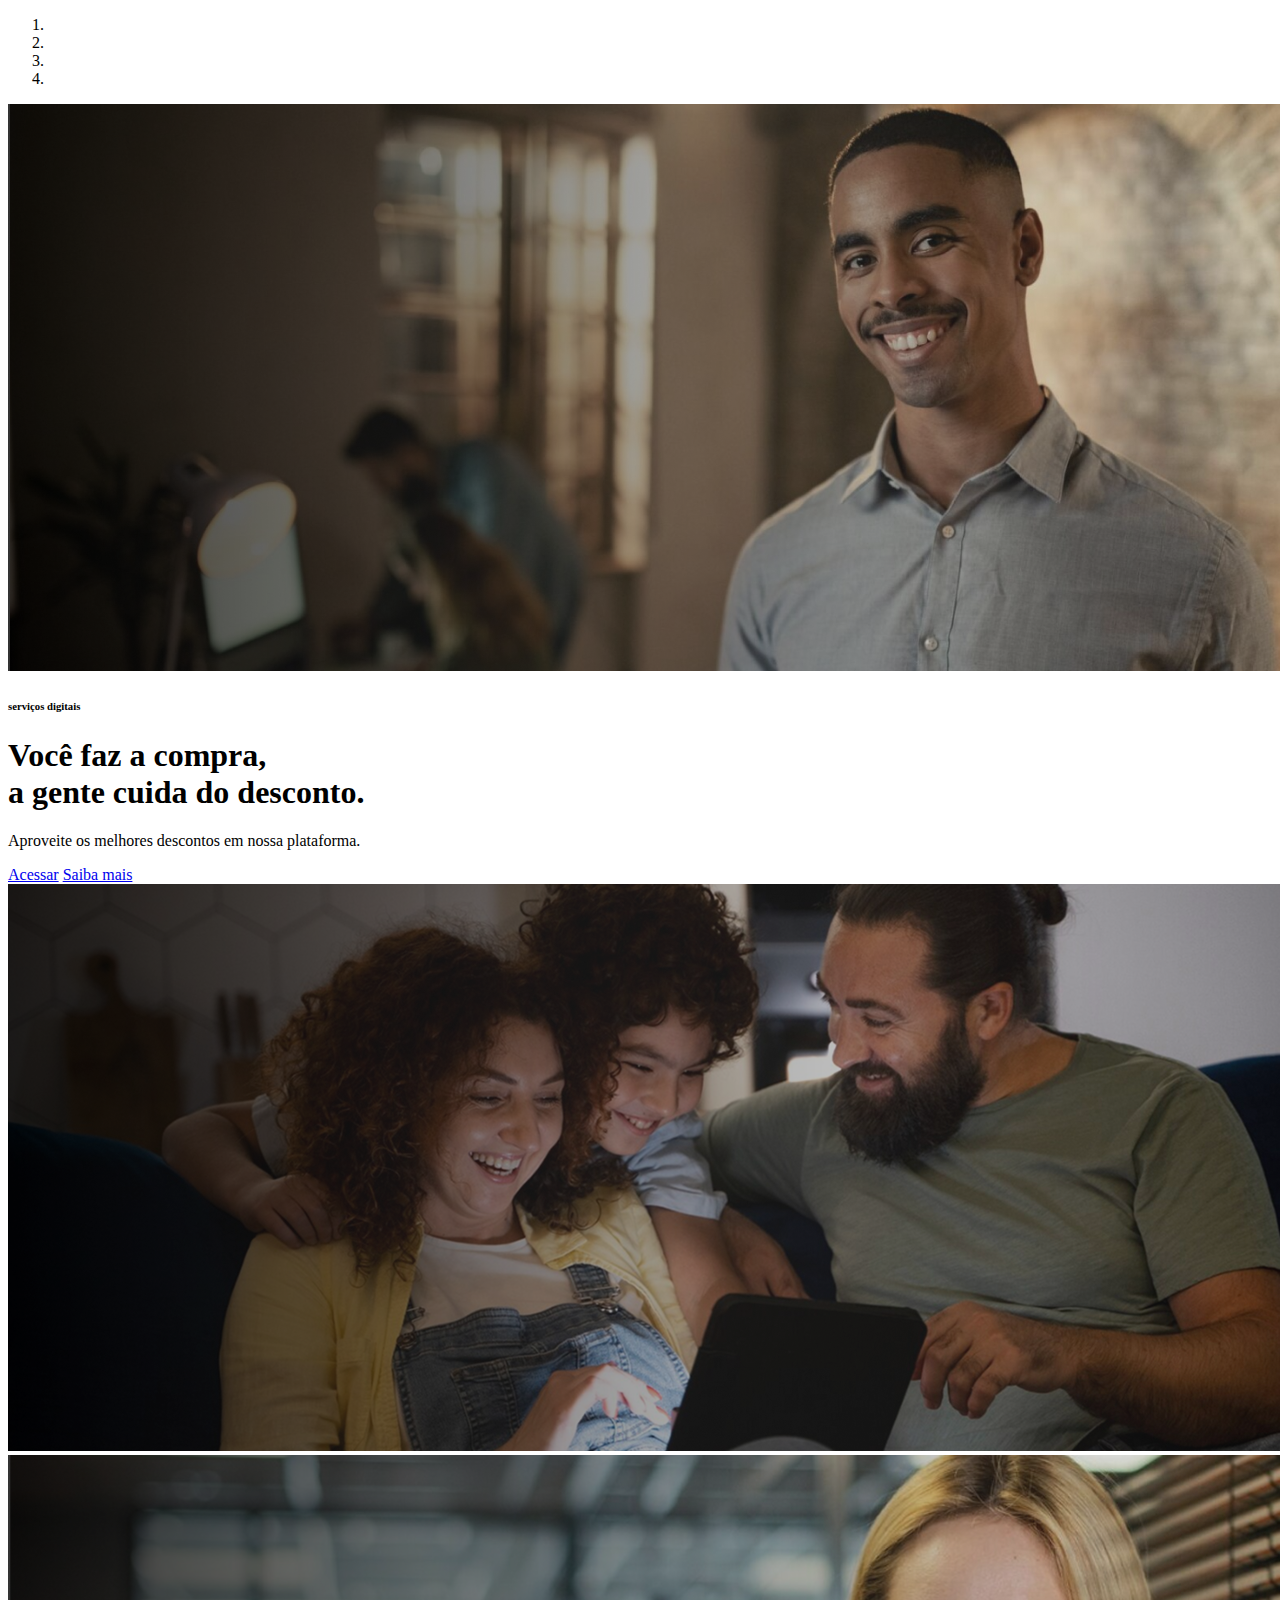
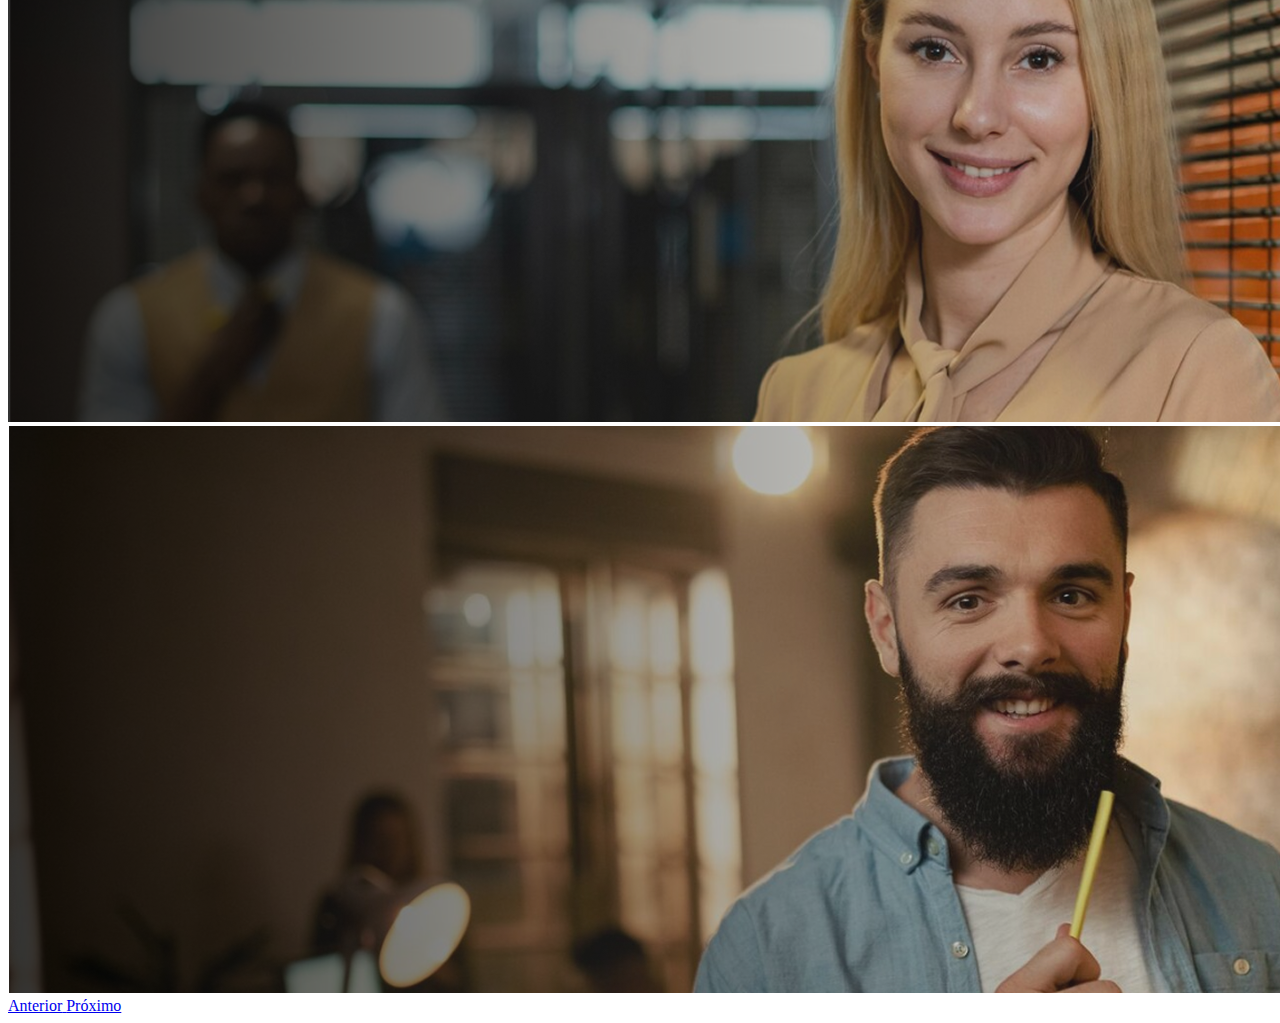
<file: teste/carrosel.html>
<!DOCTYPE html>
<html lang="en">

<head>
    <meta charset="UTF-8">
    <meta name="viewport" content="width=device-width, initial-scale=1.0">
    <title>carrossel</title>

    <link rel="stylesheet" href="https://stackpath.bootstrapcdn.com/bootstrap/4.1.3/css/bootstrap.min.css"
        integrity="sha384-MCw98/SFnGE8fJT3GXwEOngsV7Zt27NXFoaoApmYm81iuXoPkFOJwJ8ERdknLPMO" crossorigin="anonymous">
</head>

<body>

    <div id="carouselExampleIndicators" class="carousel slide" data-ride="carousel">
        <ol class="carousel-indicators">
            <li data-target="#carouselExampleIndicators" data-slide-to="0" class="active"></li>
            <li data-target="#carouselExampleIndicators" data-slide-to="1"></li>
            <li data-target="#carouselExampleIndicators" data-slide-to="2"></li>
            <li data-target="#carouselExampleIndicators" data-slide-to="3"></li>
        </ol>
        <div class="carousel-inner">
            <div class="carousel-item active">
                <img class="d-block w-100" src="../imagem/hero.png" alt="Primeiro Slide">

                <div class="carousel-caption text-left">
                    <h6>serviços digitais</h6>
                    <h1 class="display-4">Você faz a compra,<br>a gente cuida do desconto.</h1>
                    <p>Aproveite os melhores descontos em nossa plataforma.</p>
                    <a href="#" class="btn btn-warning">Acessar</a>
                    <a href="#" class="btn btn-outline-light">Saiba mais</a>
                </div>
            </div>
            <div class="carousel-item">
                <img class="d-block w-100" src="../imagem/hero-1.png" alt="Segundo Slide">
            </div>
            <div class="carousel-item">
                <img class="d-block w-100" src="../imagem/hero-2.png" alt="Terceiro Slide">
            </div>
            <div class="carousel-item">
                <img class="d-block w-100" src="../imagem/hero-3.png" alt="Quarta Slide">
            </div>
        </div>
        <a class="carousel-control-prev" href="#carouselExampleIndicators" role="button" data-slide="prev">
            <span class="carousel-control-prev-icon" aria-hidden="true"></span>
            <span class="sr-only">Anterior</span>
        </a>
        <a class="carousel-control-next" href="#carouselExampleIndicators" role="button" data-slide="next">
            <span class="carousel-control-next-icon" aria-hidden="true"></span>
            <span class="sr-only">Próximo</span>
        </a>
    </div>

    <script src="https://code.jquery.com/jquery-3.3.1.slim.min.js"
        integrity="sha384-q8i/X+965DzO0rT7abK41JStQIAqVgRVzpbzo5smXKp4YfRvH+8abtTE1Pi6jizo"
        crossorigin="anonymous"></script>
    <script src="https://cdnjs.cloudflare.com/ajax/libs/popper.js/1.14.3/umd/popper.min.js"
        integrity="sha384-ZMP7rVo3mIykV+2+9J3UJ46jBk0WLaUAdn689aCwoqbBJiSnjAK/l8WvCWPIPm49"
        crossorigin="anonymous"></script>
    <script src="https://stackpath.bootstrapcdn.com/bootstrap/4.1.3/js/bootstrap.min.js"
        integrity="sha384-ChfqqxuZUCnJSK3+MXmPNIyE6ZbWh2IMqE241rYiqJxyMiZ6OW/JmZQ5stwEULTy"
        crossorigin="anonymous"></script>

</body>

</html>
</file>
<file: style.css>
* {
    margin: 0;
    padding: 0;
    box-sizing: border-box;
}

body {
    font-family: Montserrat, sans-serif;
}

.header {
    display: flex;
    align-items: center;
    justify-content: space-between;
    padding: 15px 40px;
    background-color: #fff;
    border-bottom: 1px solid #eee;
}

.header-logo {
    height: 30px;
}

.header-inf {
    display: flex;
    gap: 30px;
    padding: 20px;
    text-decoration: none;
    color: black;
    font-size: 14px;
}

.header-inf a {
    text-decoration: none;
    color: black;
}

.header-blog {
    display: flex;
    gap: 30px;
    padding: 20px;
    text-decoration: none;
    color: black;
    font-size: 14px;
}

.header-blog-l {
    text-decoration: none;
    color: black;
}



.dropdown {
    position: relative;
    cursor: pointer;
}

.dropdown>span::after {
    content: ' ▼';
    font-size: 0.7em;
}

.dropdown-content {
    display: none;
    position: absolute;
    top: 100%;
    left: 0;
    background-color: white;
    border: 1px solid #ccc;
    box-shadow: 0 4px 8px rgba(0, 0, 0, 0.1);
    padding: 10px 0;
    min-width: 150px;
    z-index: 1000;
}

.dropdown-content a {
    display: block;
    padding: 10px 20px;
    text-decoration: none;
    color: black;
    white-space: nowrap;
}

.dropdown-content a:hover {
    background-color: #f2f2f2;
}

.dropdown:hover .dropdown-content {
    display: block;
}



.header-button {
    background-color: black;
    color: white;
    padding: 10px 20px;
    border-radius: 30px;
    text-decoration: none;
    font-size: 14px;
    box-shadow: 2px 2px 6px rgba(0, 0, 0, 0.2);
}

.header-button:hover {
    background-color: #333;
}


/* Mobile First */
.menu-toggle {
    display: none;
    font-size: 28px;
    cursor: pointer;
}

.mobile-menu {
    display: none;
    flex-direction: column;
    background-color: #fff;
    position: absolute;
    top: 60px;
    left: 0;
    width: 100%;
    padding: 20px;
    box-shadow: 0 2px 5px rgba(0, 0, 0, 0.1);
    z-index: 1001;
}

.mobile-menu a,
.mobile-menu .mobile-dropdown>span {
    padding: 10px 0;
    color: #000;
    text-decoration: none;
    display: block;
    align-items: center;
}

.mobile-dropdown-content {
    display: none;
    margin-left: 10px;
}

.mobile-dropdown.open .mobile-dropdown-content {
    display: block;
}




@media (max-width: 768px) {
    .header {
        flex-direction: row;
        justify-content: space-between;
        align-items: center;
        flex-wrap: wrap;
        padding: 10px 16px;
        gap: 8px;
    }


    .header-logo {
        height: 24px;
        max-width: 120px;
        object-fit: contain;
    }

    .menu-toggle {
        display: block;
        font-size: 26px;
        cursor: pointer;
        z-index: 1002;
    }

    .mobile-menu {
        display: none;
        flex-direction: column;
        align-items: flex-start;
        background-color: #fff;
        position: absolute;
        top: 100%;
        left: 0;
        width: 100%;
        padding: 20px;
        box-shadow: 0 2px 5px rgba(0, 0, 0, 0.1);
        z-index: 1001;
    }

    .mobile-menu.show {
        display: flex;
    }

    .mobile-menu a,
    .mobile-menu .mobile-dropdown>span {
        width: 100%;
        padding: 12px;
        border-radius: 8px;
        text-decoration: none;
        color: #000;
        white-space: nowrap;
        overflow: hidden;
        text-overflow: ellipsis;
    }

    .mobile-menu .header-button {
        background-color: black;
        color: white;
        padding: 14px 20px;
        width: 100%;
        font-size: 16px;
        border-radius: 12px;
        text-align: center;
        box-sizing: border-box;
    }

    .mobile-dropdown-content {
        padding-left: 10px;
    }

    .header-inf,
    .header-blog {
        display: none;
    }
}

/* 1 Sessão */

.hero {
    position: relative;
    height: 75vh;
    background-image: url('imagem/hero.png');
    background-size: cover;
    background-position: center;
    display: flex;
    align-items: center;
    justify-content: flex-start;
}

.hero-overlay {
    display: flex;
    align-items: center;
    padding-left: 60px;
}

.hero-content {
    color: white;
    max-width: 500px;
}

.hero-subtitle {
    color: #ffd700;
    font-size: 20px;
    margin-bottom: 10px;
}

.hero-title {
    font-size: 38px;
    line-height: 1.1;
    margin-bottom: 15px;
    font-weight: bold;
    width: max-content;
}

.hero-title .highlight {
    color: #fdd835;
}

.hero-text {
    font-size: 20px;
    margin-bottom: 25px;
    width: max-content;
}

.hero-buttons {
    display: flex;
    gap: 15px;
}

.btn {
    padding: 10px 20px;
    border-radius: 25px;
    font-size: 14px;
    text-decoration: none;
    transition: background 0.3s;
}

.btn-yellow {
    background-color: #fdd835;
    color: black;

}

.btn-yellow:hover {
    background-color: #fbc02d;
}

.btn-outline {
    background-color: transparent;
    color: #fdd835;
    border: 2px solid #fdd835;
}

.btn-outline:hover {
    background-color: #fdd835;
    color: black;
}

.hero-title {
    width: max-content;
}

.hero-text {
    width: max-content;
}


@media (max-width: 768px) {
    .hero {
        height: auto;
        padding: 40px 20px;
        justify-content: center;
        text-align: left;
        background-position: top center;
        background-size: cover;
    }

    .hero-overlay {
        padding-left: 0;
        padding-right: 0;
        padding-top: 20px;
        padding-bottom: 20px;
        justify-content: center;
    }

    .hero-content {
        max-width: 100%;
        width: 100%;
        color: white;
    }

    .hero-subtitle {
        font-size: 16px;
        margin-bottom: 8px;
        text-align: left;
    }

    .hero-title {
        font-size: 26px;
        line-height: 1.3;
        margin-bottom: 12px;
        text-align: left;
        word-break: break-word;
    }

    .hero-text {
        font-size: 16px;
        margin-bottom: 20px;
        text-align: left;
    }

    .hero-buttons {
        flex-direction: column;
        gap: 12px;
        width: 100%;
        align-items: center;
    }

    .btn {
        font-size: 16px;
        padding: 14px 18px;
        width: 90%;
        max-width: 280px;
        text-align: center;
    }

    .hero-title,
    .hero-text {
        width: 100%;
        max-width: 100%;
        word-wrap: break-word;
        overflow-wrap: break-word;
    }


}



/*2 sessão*/

.etapas {
    padding: 60px 40px;
    background-color: #F7F7F7;
    position: relative;
    text-align: center;
    font-family: 'Montserrat', sans-serif;
    overflow: hidden;
}

.etapas::before {
    content: "";
    position: absolute;
    left: 0;
    top: 0;
    width: 90px;
    height: 100%;
    background-image: url('imagem/b-amarelo.svg');
    background-size: contain;
    background-repeat: no-repeat;
    background-position: left center;
    z-index: 0;
}

.etapas-decor-right {
    position: absolute;
    right: -40px;
    bottom: 40px;
    width: 150px;
    height: 40px;
    background-color: #fdd835;

    z-index: 0;
}

.etapas-titulo {
    font-size: 36px;
    font-weight: 700;
    margin-bottom: 50px;
    max-width: 900px;
    margin-left: auto;
    margin-right: auto;
}

.etapas-passos {
    display: flex;
    justify-content: space-between;
    flex-wrap: wrap;
    gap: 40px;
    max-width: 1200px;
    margin: 0 auto;
}

.passo {
    flex: 1 1 200px;
    max-width: 250px;
    text-align: center;
}

.icon1 {
    width: 100px;
    height: auto;
    margin-bottom: 15px;
}

.icon2 {
    width: 115px;
    height: auto;
    margin-bottom: 15px;
}

.icon3 {
    width: 137px;
    height: auto;
    margin-bottom: 15px;
}

.icon4 {
    width: 156px;
    height: auto;
    margin-bottom: 15px;
}

.passo h3 {
    font-size: 18px;
    font-weight: 600;
    margin-bottom: 10px;
}

.passo p {
    font-size: 13px;
    line-height: 1.5;
    color: #444;
}

.etapas-botao {
    margin-top: 40px;
}

.btn-yellow {
    background-color: #fdd835;
    color: black;
    padding: 10px 35px;
    border-radius: 25px;
    text-decoration: none;
    font-weight: 500;
    box-shadow: 0 4px 8px rgba(0, 0, 0, 0.1);
}

.btn-yellow:hover {
    background-color: #fbc02d;
}

@media (max-width: 768px) {
    .etapas {
        padding: 40px 20px;
    }

    .etapas-titulo {
        font-size: 24px;
        margin-bottom: 30px;
    }

    .etapas-passos {
        flex-direction: column;
        gap: 30px;
    }

    .passo {
        max-width: 100%;
    }

    .passo h3 {
        font-size: 16px;
    }

    .passo p {
        font-size: 14px;
    }

    .icon1,
    .icon2,
    .icon3,
    .icon4 {
        width: 80px;
    }

    .etapas-botao {
        margin-top: 30px;
    }

    .btn-yellow {
        width: 100%;
        padding: 14px;
        font-size: 16px;
        font-weight: 500;
    }

    .etapas::before {
        display: none;
        /* Esconde o "B" do lado esquerdo no mobile */
    }

    .etapas-decor-right {
        display: none;
        /* Esconde a faixa decorativa direita */
    }
}


/*3 sessão*/


.video {
    padding: 60px 40px;
    background-color: #fff;
    position: relative;
    text-align: center;
    font-family: 'Montserrat', sans-serif;
    overflow: hidden;
}

.video-titulo {
    font-size: 36px;
    font-weight: 700;
    margin-bottom: 50px;
    max-width: 900px;
    margin-left: auto;
    margin-right: auto;
}


.video-po {
    display: flex;
    justify-content: center;

}



@media (max-width: 768px) {
    .video {
        padding: 40px 20px;
    }

    .video-titulo {
        font-size: 24px;
        margin-bottom: 30px;
    }

    .video-video {
        width: 100%;
        height: auto;
        aspect-ratio: 16 / 9;
    }

    .video-video iframe {
        width: 100% !important;
        height: auto !important;
    }
}


/* sessão 4 */

.economia {
    background-color: #E7BB0D;
    padding: 50px;
}

.economia-po {
    display: flex;
    justify-content: space-between;

}

.economia-titulo {
    font-size: 55px;
    font-weight: 700;
    margin-bottom: 15px;
    max-width: 900px;
    margin-left: auto;
    margin-right: auto;
}


.economia-titulo-po {
    align-items: center;
}

.economia-imagem {
    display: flex;
    justify-content: center;
    align-items: center;
}

.economia-imagem-t {
    height: 350px;
}

input[type="range"] {
    -webkit-appearance: none;
    width: 100%;
    height: 10px;
    background: linear-gradient(to right, #000 0%, #fff 0%);
    border-radius: 10px;
    outline: none;
    margin: 20px 0;
    transition: background 0.3s ease;
}

input[type="range"]::-webkit-slider-thumb {
    -webkit-appearance: none;
    width: 25px;
    height: 25px;
    background: #000;
    border: 4px solid #FFD700;
    border-radius: 50%;
    cursor: pointer;
    position: relative;
    z-index: 2;
}


.range-labels {
    display: flex;
    justify-content: space-between;
    font-size: 14px;
    color: #000;
    margin-bottom: 10px;
}

.economia-resultado {
    display: flex;
    justify-content: space-between;
    font-weight: bold;
    margin: 10px 0;
    font-size: 16px;
}

.economia-btn {
    background-color: #000;
    color: #fdd835;
    border: none;
    padding: 12px 80px;
    border-radius: 30px;
    cursor: pointer;
    font-weight: 500;
    margin-top: 20px;
    font-size: 18px;
}

@media (max-width: 768px) {
    .economia-po {
        flex-direction: column;
        align-items: center;
        gap: 30px;
    }

    .economia-titulo {
        font-size: 32px;
        text-align: left;
        margin-bottom: 20px;
    }

    .economia-titulo-po {
        width: 100%;
        text-align: left;
        margin-bottom: 5px;
    }


    .economia-imagem-t {
        height: auto;
        max-width: 90%;
    }

    .economia-btn {
        width: 100%;
        padding: 14px;
        font-weight: 500;
    }

    .economia-resultado {
        flex-direction: column;
        gap: 5px;
        align-items: center;
    }

    input[type="range"] {
        width: 100%;
    }
}


/* sessão 5 */

.formulario {
    padding: 50px;
}

.formulario h2 {
    font-size: 34px;
}

.formulario p {
    font-size: 20px;
    margin-bottom: 30px;
}

.formulario form .grid-form div {
    display: flex;
    flex-direction: column;
}

.formulario form .grid-form {
    display: grid;
    grid-template-columns: 1fr 1fr;
    gap: 15px 50px;

}

.formulario form .grid-form div label {
    font-size: 20px;
}

.formulario form .grid-form div input {
    border: 0;
    border-bottom: 1px solid;
    padding: 8px 0;
}

.formulario form .grid-form div select {
    border: 0;
    border-bottom: 1px solid;
    padding: 8px 0;
}

.formulario form .grid-form .formulario-termo {
    margin-top: 20px;
}

.formulario form .grid-form .formulario-termo label {
    font-size: 14px;

}

.formulario form .grid-form .formulario-termo label a {
    color: #000;

}

input::placeholder,
select::placeholder,
textarea::placeholder {
    font-family: 'Montserrat', sans-serif;
    color: #999;
    font-size: 14px;
    opacity: 1;
    /* importante para alguns browsers */
}


@media (max-width: 768px) {
    .formulario {
        padding: 30px 20px;
    }

    .formulario h2 {
        font-size: 26px;
        text-align: left;
    }

    .formulario p {
        font-size: 16px;
        text-align: left;
        margin-bottom: 20px;
    }

    .formulario form .grid-form {
        grid-template-columns: 1fr;
        gap: 20px;
    }

    .formulario form .grid-form div label {
        font-size: 16px;
    }

    .formulario form .grid-form div input,
    .formulario form .grid-form div select {
        font-size: 16px;
    }

    .formulario form .grid-form .formulario-termo {
        margin-top: 10px;
    }

    .beneficio-btn {
        margin-top: 20px;
        width: 100%;
        padding: 14px;
        font-size: 18px;
    }
}



/* sessão 6 */

.beneficio {
    background-color: #F7F7F7;
    padding: 30px;
}

.beneficio-titulo h2 {
    font-size: 34px;
}

.beneficio-img img {
    margin-top: 30px;
    height: 500px;
}

.beneficio-titulo h3 {
    font-size: 24px;
    line-height: 27px;
    font-weight: 500;
}

.beneficio-titulo p {
    font-size: 13.5px;
    line-height: 18px;
    font-weight: normal;
    margin-top: 5px;
}


.beneficio-po {
    display: flex;
    justify-content: space-around;
    gap: 80px;

}

.beneficio-po-g {
    display: grid;
    grid-template-columns: 1fr 1fr 1fr;
    gap: 30px;
    margin-top: 30px;
}

.beneficio-po-g img {
    height: 60px;
    margin-bottom: 10px;
}

.beneficio-btn {
    display: inline-block;
    margin-top: 30px;
    padding: 12px 60px;
    border-radius: 25px;
    font-size: 18px;
    text-decoration: none;
    transition: background 0.3s;
    background-color: #fdd835;
    color: black;
    font-weight: normal;
    border: 0;
}

@media (max-width: 768px) {
    .beneficio {
        padding: 30px 20px;
    }

    .beneficio-po {
        flex-direction: column;
        gap: 40px;
        align-items: center;
    }

    .beneficio-img img {
        height: auto;
        max-width: 100%;
        margin-top: 0;
    }

    .beneficio-titulo h2 {
        font-size: 24px;
        text-align: center;
    }

    .beneficio-po-g {
        grid-template-columns: 1fr;
        gap: 20px;
        margin-top: 20px;
    }

    .beneficio-po-g div {
        text-align: center;
    }

    .beneficio-titulo h3 {
        font-size: 18px;
    }

    .beneficio-titulo p {
        font-size: 14px;
    }

    .beneficio-btn {
        width: 100%;
        font-size: 18px;
        padding: 12px;
        text-align: center;
    }
}


/* sessão 7 */

.vemser {
    position: relative;
    height: 75vh;
    background-image: url('imagem/vemser.png');
    background-size: cover;
    background-position: center;
    display: flex;
    align-items: center;
    justify-content: center;
    text-align: left;
}

.vemser-po {
    display: flex;
    justify-content: space-between;
    align-items: center;
    width: 100%;
    max-width: 1200px;
    padding: 0 40px;
}

.vemser-po-b {
    display: flex;
    flex-direction: column;
    gap: 20px;
}

.vemser-b {

    display: flex;
    gap: 15px;

}

.vemser-btn {
    padding: 12px 100px;
    border-radius: 25px;
    font-size: 16px;
    text-decoration: none;
    transition: background 0.3s;
    font-weight: 600;
}

.vemser-btn-yellow {
    background-color: #fdd835;
    color: black;
    font-weight: bold;
}

.vemser-btn-yellow:hover {
    background-color: #fbc02d;
}

.vemser-btn-outline {
    background-color: transparent;
    color: #fdd835;
    border: 1px solid #fdd835;
    padding: 12px 110px;
    font-weight: 600;
}

.vemser-btn-outline:hover {
    background-color: #fdd835;
    color: black;
}

.vemser-subtitle {
    color: #fff;
    font-size: 48px;
    margin-bottom: 10px;
}

.vemser-title {
    color: #fff;
    font-size: 64px;
    line-height: 1;
    margin-bottom: 15px;

}

.vemser-title .highlight {
    color: #fdd835;
}

.vemser-text-t {
    font-size: 250px;
}


.vemser-btn .arrow {
    margin-left: 25px;
    transition: margin 0.3s ease;
    font-weight: bold;
    font-size: 20px;

}

.vemser-btn:hover .arrow {
    margin-left: 35px;
    /* move um pouco a seta ao passar o mouse */
}

@media (max-width: 768px) {
    .vemser-po {
        flex-direction: column;
        align-items: flex-start;
        text-align: center;
    }

    .vemser-po-b {
        flex-direction: column;
        align-items: center;
        margin-top: 20px;
    }

    .vemser {
        height: auto;
        padding: 40px 20px;
        background-position: center;
        background-size: cover;
        text-align: center;
    }

    .vemser-po {
        flex-direction: column;
        align-items: center;
        padding: 0;
    }

    .vemser-text-t {
        font-size: 100%;
        /* remove o font-size exagerado */
        margin-bottom: 20px;
    }

    .vemser-subtitle {
        font-size: 20px;
        text-align: left;
    }

    .vemser-title {
        font-size: 32px;
        line-height: 1.2;
        text-align: left;
    }

    .vemser-btn {
        padding: 14px 40px;
        font-size: 16px;
        width: 100%;
        max-width: 280px;
    }

    .vemser-btn-outline {
        padding: 14px 45px;
    }

    .vemser-btn .arrow {
        font-size: 18px;
        margin-left: 15px;
    }

}

/* sessão parceiro*/
.parceiro {
    padding: 50px 40px;
    font-family: 'Montserrat', sans-serif;
    display: flex;
    flex-direction: column;
    align-items: center;
    gap: 30px;
}

.parceiro-titulo h2 {
    font-size: 34px;
    margin: 0;
}

.parceiro-img {
    display: flex;
    align-items: center;
    justify-content: center;
    gap: 40px;
    flex-wrap: wrap;
}

.parceiro-img img {
    width: 350px;
    height: auto;
}

@media (max-width: 600px) {

    .parceiro-titulo h2 {
        font-size: 28px;
    }

    
    .parceiro-img {
        flex-direction: column;
        gap: 30px;
    }
}



/* sessão dudida*/

.duvida {
    padding: 50px 40px;
    font-family: 'Montserrat', sans-serif;
}

.duvida-po {
    display: flex;
    justify-content: space-around;

}

.accordion {
    border-bottom: 1px solid #ccc;
    font-family: 'Montserrat', sans-serif;
    max-width: 800px;
    margin: 0 auto;
}

.accordion-header {
    display: flex;
    justify-content: space-between;
    align-items: center;
    cursor: pointer;
    padding: 15px 0;
}

.accordion-header h3 {
    font-size: 18px;
    margin: 0;
    font-weight: 500;
    color: #333;
}

.accordion-header .arrow {
    transform: rotate(180deg);
    transition: transform 0.3s ease;
    font-size: 18px;
    color: #444;
}

.accordion-content {
    max-height: 0;
    overflow: hidden;
    transition: max-height 0.4s ease;
    color: #444;
    font-size: 15px;
    padding: 0 0;
}

.accordion.open .accordion-content {
    max-height: 200px;
    /* altura suficiente para o conteúdo */
    padding: 0 0 15px 0;
}

.accordion.open .arrow {
    transform: rotate(0deg);
    /* seta para baixo */
}

@media (max-width: 768px) {
    .duvida {
        padding: 30px 20px;
    }

    .duvida-po {
        flex-direction: column;
        align-items: center;
    }

    .duvida-po>div:first-child h2 {
        font-size: 24px;
        text-align: center;
        margin-bottom: 30px;
    }

    .accordion {
        width: 100%;
    }

    .accordion-header {
        padding: 12px 0;
    }

    .accordion-header h3 {
        font-size: 16px;
    }

    .accordion-content {
        font-size: 14px;
    }
}


/* sessão footer*/

.footer {
    background-color: #F7F7F7;
    padding: 40px 20px;
    font-family: 'Montserrat', sans-serif;
}

.footer-po {
    display: flex;
    justify-content: space-around;
    align-items: flex-start;
    flex-wrap: wrap;
    max-width: 1200px;
    margin: 0 auto;
    gap: 40px;
}

.footer-img img {
    max-width: 60px;

}

.footer-inf-po {
    display: flex;
    gap: 60px;
    flex-wrap: wrap;
}

.footer-inf h3 {
    font-size: 18px;
    margin-bottom: 15px;
    text-transform: capitalize;
    font-weight: bold;
}

.footer-inf a {
    display: block;
    text-decoration: none;
    color: #333;
    margin-bottom: 8px;
    font-size: 14px;
}

.footer-inf a:hover {
    text-decoration: underline;
}

.footer-icon-po {
    display: flex;
    gap: 12px;
    margin: 10px 0;
}

.footer-icon-po img {
    width: 40px;
    height: 40px;
    padding: 6px;
}

.footer-bottom {
    max-width: 1200px;
    margin: 30px auto 0;
    padding-top: 20px;
    border-top: 1px solid #aaa;

    font-size: 12px;
    line-height: 1.6;
    color: #444;
}

@media (max-width: 768px) {
    .footer-po {
        flex-direction: column;
        align-items: flex-start;
        /* garante que tudo fique alinhado à esquerda */
        gap: 20px;
    }

    .footer-img {
        max-width: 60px;
        margin-bottom: 20px;
        /* opcional para dar um respiro visual */
    }

    .footer-img img {
        display: block;
        width: 100%;
        height: auto;
    }

    .footer-inf-po {
        flex-direction: row;
        gap: 30px;
    }
}
</file>
<file: NovaPag/novaPag.css>
* {
    margin: 0;
    padding: 0;
    box-sizing: border-box;
}

body {
    font-family: Montserrat, sans-serif;
}

.header {
    display: flex;
    align-items: center;
    justify-content: space-between;
    padding: 15px 40px;
    background-color: #fff;
    border-bottom: 1px solid #eee;
}

.header-logo {
    height: 30px;
}

.header-inf {
    display: flex;
    gap: 30px;
    padding: 20px;
    text-decoration: none;
    color: black;
    font-size: 14px;
}

.header-inf a {
    text-decoration: none;
    color: black;
}

.header-inf a:hover {

    color: black;
}


.header-blog {
    display: flex;
    gap: 30px;
    padding: 20px;
    text-decoration: none;
    color: black;
    font-size: 14px;
}

.header-blog-l {
    text-decoration: none;
    color: black;
}



.dropdown {
    position: relative;
    cursor: pointer;
}

.dropdown>span::after {
    content: ' ▼';
    font-size: 0.7em;
}

.dropdown-content {
    display: none;
    position: absolute;
    top: 100%;
    left: 0;
    background-color: white;
    border: 1px solid #ccc;
    box-shadow: 0 4px 8px rgba(0, 0, 0, 0.1);
    padding: 10px 0;
    min-width: 150px;
    z-index: 1000;
}

.dropdown-content a {
    display: block;
    padding: 10px 20px;
    text-decoration: none;
    color: black;
    white-space: nowrap;
}

.dropdown-content a:hover {
    background-color: #f2f2f2;
}

.dropdown:hover .dropdown-content {
    display: block;
}



.header-button {
    background-color: black;
    color: white;
    padding: 10px 20px;
    border-radius: 30px;
    text-decoration: none;
    font-size: 14px;
    box-shadow: 2px 2px 6px rgba(0, 0, 0, 0.2);
}

.header-button:hover {
    background-color: #333;
}


/* Mobile First */
.menu-toggle {
    display: none;
    font-size: 28px;
    cursor: pointer;
}

.mobile-menu {
    display: none;
    flex-direction: column;
    background-color: #fff;
    position: absolute;
    top: 60px;
    left: 0;
    width: 100%;
    padding: 20px;
    box-shadow: 0 2px 5px rgba(0, 0, 0, 0.1);
    z-index: 1001;
}

.mobile-menu a,
.mobile-menu .mobile-dropdown>span {
    padding: 10px 0;
    color: #000;
    text-decoration: none;
    display: block;
    align-items: center;
}

.mobile-dropdown-content {
    display: none;
    margin-left: 10px;
}

.mobile-dropdown.open .mobile-dropdown-content {
    display: block;
}




@media (max-width: 768px) {
    .header {
        flex-direction: row;
        justify-content: space-between;
        align-items: center;
        flex-wrap: wrap;
        padding: 10px 16px;
        gap: 8px;
    }


    .header-logo {
        height: 24px;
        max-width: 120px;
        object-fit: contain;
    }

    .menu-toggle {
        display: block;
        font-size: 26px;
        cursor: pointer;
        z-index: 1002;
    }

    .mobile-menu {
        display: none;
        flex-direction: column;
        align-items: flex-start;
        background-color: #fff;
        position: absolute;
        top: 100%;
        left: 0;
        width: 100%;
        padding: 20px;
        box-shadow: 0 2px 5px rgba(0, 0, 0, 0.1);
        z-index: 1001;
    }

    .mobile-menu.show {
        display: flex;
    }

    .mobile-menu a,
    .mobile-menu .mobile-dropdown>span {
        width: 100%;
        padding: 12px;
        border-radius: 8px;
        text-decoration: none;
        color: #000;
        white-space: nowrap;
        overflow: hidden;
        text-overflow: ellipsis;
    }

    .mobile-menu .header-button {
        background-color: black;
        color: white;
        padding: 14px 20px;
        width: 100%;
        font-size: 16px;
        border-radius: 12px;
        text-align: center;
        box-sizing: border-box;
    }

    .mobile-dropdown-content {
        padding-left: 10px;
    }

    .header-inf,
    .header-blog {
        display: none;
    }
}


/*sessão de duvida*/

.duvida {
    padding: 50px 40px;
    font-family: 'Montserrat', sans-serif;
}

.duvida-po {
    display: flex;
    justify-content: space-around;

}

.accordion {
    border-bottom: 1px solid #ccc;
    font-family: 'Montserrat', sans-serif;
    max-width: 800px;
    margin: 0 auto;
}

.accordion-header {
    display: flex;
    justify-content: space-between;
    align-items: center;
    cursor: pointer;
    padding: 15px 0;
}

.accordion-header h3 {
    font-size: 18px;
    margin: 0;
    font-weight: 500;
    color: #333;
}

.accordion-header .arrow {
    transform: rotate(180deg);
    transition: transform 0.3s ease;
    font-size: 18px;
    color: #444;
}

.accordion-content {
    max-height: 0;
    overflow: hidden;
    transition: max-height 0.4s ease;
    color: #444;
    font-size: 15px;
    padding: 0 0;
}

.accordion.open .accordion-content {
    max-height: 200px;
    /* altura suficiente para o conteúdo */
    padding: 0 0 15px 0;
}

.accordion.open .arrow {
    transform: rotate(0deg);
    /* seta para baixo */
}

@media (max-width: 768px) {
    .duvida {
        padding: 30px 20px;
    }

    .duvida-po {
        flex-direction: column;
        align-items: left;
    }

    .duvida-po>div:first-child h2 {
        font-size: 24px;
        text-align: left;
        margin-bottom: 30px;
    }

    .accordion {
        width: 100%;
    }

    .accordion-header {
        padding: 12px 0;
    }

    .accordion-header h3 {
        font-size: 16px;
    }

    .accordion-content {
        font-size: 14px;
    }
}

/* sessão footer*/

.footer {
    background-color: #F7F7F7;
    padding: 40px 20px;
    font-family: 'Montserrat', sans-serif;
}

.footer-po {
    display: flex;
    justify-content: space-around;
    align-items: flex-start;
    flex-wrap: wrap;
    max-width: 1200px;
    margin: 0 auto;
    gap: 40px;
}

.footer-img img {
    max-width: 60px;

}

.footer-inf-po {
    display: flex;
    gap: 60px;
    flex-wrap: wrap;
}

.footer-inf h3 {
    font-size: 18px;
    margin-bottom: 15px;
    text-transform: capitalize;
    font-weight: bold;
}

.footer-inf a {
    display: block;
    text-decoration: none;
    color: #333;
    margin-bottom: 8px;
    font-size: 14px;
}

.footer-inf a:hover {
    color: #333;
}

.footer-icon-po {
    display: flex;
    gap: 12px;
    margin: 10px 0;
}

.footer-icon-po img {
    width: 40px;
    height: 40px;
    padding: 6px;
}

.footer-bottom {
    max-width: 1200px;
    margin: 30px auto 0;
    padding-top: 20px;
    border-top: 1px solid #aaa;

    font-size: 12px;
    line-height: 1.6;
    color: #444;
}

@media (max-width: 768px) {
    .footer-po {
        flex-direction: column;
        align-items: flex-start;
        /* garante que tudo fique alinhado à esquerda */
        gap: 20px;
    }

    .footer-img {
        max-width: 60px;
        margin-bottom: 20px;
        /* opcional para dar um respiro visual */
    }

    .footer-img img {
        display: block;
        width: 100%;
        height: auto;
    }

    .footer-inf-po {
        flex-direction: row;
        gap: 30px;
    }
}
</file>
<file: SobreNos/sobreNos.css>
* {
    margin: 0;
    padding: 0;
    box-sizing: border-box;
}

body {
    font-family: Montserrat, sans-serif;
}

.header {
    display: flex;
    align-items: center;
    justify-content: space-between;
    padding: 15px 40px;
    background-color: #fff;
    border-bottom: 1px solid #eee;
}

.header-logo {
    height: 30px;
}

.header-inf {
    display: flex;
    gap: 30px;
    padding: 20px;
    text-decoration: none;
    color: black;
    font-size: 14px;
}

.header-inf a {
    text-decoration: none;
    color: black;
}

.header-blog {
    display: flex;
    gap: 30px;
    padding: 20px;
    text-decoration: none;
    color: black;
    font-size: 14px;
}

.header-blog-l {
    text-decoration: none;
    color: black;
}



.dropdown {
    position: relative;
    cursor: pointer;
}

.dropdown>span::after {
    content: ' ▼';
    font-size: 0.7em;
}

.dropdown-content {
    display: none;
    position: absolute;
    top: 100%;
    left: 0;
    background-color: white;
    border: 1px solid #ccc;
    box-shadow: 0 4px 8px rgba(0, 0, 0, 0.1);
    padding: 10px 0;
    min-width: 150px;
    z-index: 1000;
}

.dropdown-content a {
    display: block;
    padding: 10px 20px;
    text-decoration: none;
    color: black;
    white-space: nowrap;
}

.dropdown-content a:hover {
    background-color: #f2f2f2;
}

.dropdown:hover .dropdown-content {
    display: block;
}



.header-button {
    background-color: black;
    color: white;
    padding: 10px 20px;
    border-radius: 30px;
    text-decoration: none;
    font-size: 14px;
    box-shadow: 2px 2px 6px rgba(0, 0, 0, 0.2);
}

.header-button:hover {
    background-color: #333;
}


/* Mobile First */
.menu-toggle {
    display: none;
    font-size: 28px;
    cursor: pointer;
}

.mobile-menu {
    display: none;
    flex-direction: column;
    background-color: #fff;
    position: absolute;
    top: 60px;
    left: 0;
    width: 100%;
    padding: 20px;
    box-shadow: 0 2px 5px rgba(0, 0, 0, 0.1);
    z-index: 1001;
}

.mobile-menu a,
.mobile-menu .mobile-dropdown>span {
    padding: 10px 0;
    color: #000;
    text-decoration: none;
    display: block;
    align-items: center;
}

.mobile-dropdown-content {
    display: none;
    margin-left: 10px;
}

.mobile-dropdown.open .mobile-dropdown-content {
    display: block;
}




@media (max-width: 768px) {
    .header {
        flex-direction: row;
        justify-content: space-between;
        align-items: center;
        flex-wrap: wrap;
        padding: 10px 16px;
        gap: 8px;
    }


    .header-logo {
        height: 24px;
        max-width: 120px;
        object-fit: contain;
    }

    .menu-toggle {
        display: block;
        font-size: 26px;
        cursor: pointer;
        z-index: 1002;
    }

    .mobile-menu {
        display: none;
        flex-direction: column;
        align-items: flex-start;
        background-color: #fff;
        position: absolute;
        top: 100%;
        left: 0;
        width: 100%;
        padding: 20px;
        box-shadow: 0 2px 5px rgba(0, 0, 0, 0.1);
        z-index: 1001;
    }

    .mobile-menu.show {
        display: flex;
    }

    .mobile-menu a,
    .mobile-menu .mobile-dropdown>span {
        width: 100%;
        padding: 12px;
        border-radius: 8px;
        text-decoration: none;
        color: #000;
        white-space: nowrap;
        overflow: hidden;
        text-overflow: ellipsis;
    }

    .mobile-menu .header-button {
        background-color: black;
        color: white;
        padding: 14px 20px;
        width: 100%;
        font-size: 16px;
        border-radius: 12px;
        text-align: center;
        box-sizing: border-box;
    }

    .mobile-dropdown-content {
        padding-left: 10px;
    }

    .header-inf,
    .header-blog {
        display: none;
    }
}


/* 1 Sessão */



.hero-overlay {
    display: flex;
    align-items: center;
    padding-left: 60px;
}

.hero-content {
    color: white;
    max-width: 1500px;
}

.hero-subtitle {
    color: #ffd700;
    font-size: 20px;
    margin-bottom: 10px;
}

.hero-title {
    font-size: 38px;
    line-height: 1.1;
    margin-bottom: 15px;
    font-weight: bold;
    width: max-content;
}

.hero-title .highlight {
    color: #fdd835;
}

.hero-text {
    font-size: 20px;
    margin-bottom: 25px;
    width: max-content;
}

.hero-buttons {
    display: flex;
    gap: 15px;
}

.btn {
    padding: 10px 20px;
    border-radius: 25px;
    font-size: 14px;
    text-decoration: none;
    transition: background 0.3s;
}

.btn-yellow {
    background-color: #fdd835;
    color: black;

}

.btn-yellow:hover {
    background-color: #fbc02d;
}

.btn-outline {
    background-color: transparent;
    color: #fdd835;
    border: 2px solid #fdd835;
}

.btn-outline:hover {
    background-color: #fdd835;
    color: black;
}

.hero-title {
    width: max-content;
}

.hero-text {
    width: max-content;
}


@media (max-width: 768px) {
    .hero {
        height: auto;
        padding: 40px 20px;
        justify-content: center;
        text-align: left;
        background-position: top center;
        background-size: cover;
    }

    .hero-overlay {
        padding-left: 0;
        padding-right: 0;
        padding-top: 20px;
        padding-bottom: 20px;
        justify-content: center;
    }

    .hero-content {
        max-width: 100%;
        width: 100%;
        color: white;
    }

    .hero-subtitle {
        font-size: 16px;
        margin-bottom: 8px;
        text-align: left;
    }

    .hero-title {
        font-size: 26px;
        line-height: 1.3;
        margin-bottom: 12px;
        text-align: left;
        word-break: break-word;
    }

    .hero-text {
        font-size: 16px;
        margin-bottom: 20px;
        text-align: left;
    }

    .hero-buttons {
        flex-direction: column;
        gap: 12px;
        width: 100%;
        align-items: center;
    }

    .btn {
        font-size: 16px;
        padding: 14px 18px;
        width: 90%;
        max-width: 280px;
        text-align: center;
    }

    .hero-title,
    .hero-text {
        width: 100%;
        max-width: 100%;
        word-wrap: break-word;
        overflow-wrap: break-word;
    }


}

/* Remova a estilização de .hero e aplique em .swiper-slide ou .slide-background */
.swiper-slide {
    position: relative;
    height: 95vh;
    display: flex;
    align-items: center;
    justify-content: flex-start;
    color: white;
    /* Cor do texto padrão */
}

/* Crie uma classe para o fundo para facilitar */
.slide-background {
    position: absolute;
    top: 0;
    left: 0;
    width: 100%;
    height: 100%;
    background-size: cover;
    background-position: center;
    z-index: -1;
    background-repeat: no-repeat;
    /* Fica atrás do conteúdo */
}

/* O resto do seu CSS para .hero-overlay, .hero-content, etc. pode continuar praticamente igual! */
.hero-overlay {
    display: flex;
    align-items: center;
    padding-left: 60px;
    width: 100%;
    height: 100%;
}

/* Opcional: Estilizar as setas e bolinhas para combinar com seu site */
.swiper-button-next,
.swiper-button-prev {
    color: #fdd835;
    /* Cor das setas */
}

.swiper-pagination-bullet-active {
    background-color: #fdd835;
    /* Cor da bolinha ativa */
}

/* sessão sobre*/

/* --- Estilos Gerais da Seção Sobre --- */
.sobre {
    font-family: 'Montserrat', sans-serif;
    padding: 60px 40px;
    background-color: #fff;
    /* Fundo branco como na imagem */
}

.sobre-titulo {
    text-align: center;
    margin-bottom: 50px;
    font-size: 36px;
    font-weight: 700;
    color: #212529;
}

/* --- A Grade de Conteúdo --- */
.sobre-grid {
    display: grid;
    /* Cria 2 colunas de tamanho igual */
    grid-template-columns: repeat(2, 1fr);
    /* Espaçamento horizontal e vertical entre os blocos */
    gap: 50px 40px;
    max-width: 1200px;
    margin: 0 auto;
}

/* --- Estilo de cada Bloco (Texto + Imagem) --- */
.sobre-bloco {
    display: flex;
    flex-direction: column;
    /* Empilha o texto e a imagem verticalmente */
}

.sobre-bloco h3 {
    font-size: 24px;
    font-weight: 700;
    color: #212529;
    margin-bottom: 15px;
}

.sobre-bloco p {
    font-size: 16px;
    line-height: 1.6;
    color: #495057;
    /* Garante que o parágrafo cresça e empurre a imagem para baixo, alinhando as imagens */
    flex-grow: 1;
}

.sobre-bloco img {
    width: 50%;
    height: auto;
    border-radius: 12px;
    margin-top: 25px;
    /* Espaço entre o parágrafo e a imagem */
    object-fit: cover;
    align-self: center;
}

/* --- RESPONSIVIDADE PARA CELULAR E TABLET --- */
@media (max-width: 992px) {
    .sobre-grid {
        /* A grade vira de 1 coluna em telas menores */
        grid-template-columns: 1fr;
    }
}

@media (max-width: 768px) {
    .sobre {
        padding: 40px 20px;
    }

    .sobre-titulo {
        font-size: 28px;
    }

    .sobre-bloco h3 {
        font-size: 20px;
    }

    .sobre-bloco p {
        font-size: 15px;
    }
}


/*sessão de valores*/

.valores {
    padding: 80px 40px;
}

.valores-container {
    max-width: 1200px;
    margin: 0 auto;
}

.valores-titulo {
    font-size: 42px;
    font-weight: 700;
    color: #212529;
    margin-bottom: 60px;
}

/* --- A Grade dos Valores --- */
.valores-grid {
    display: grid;
    /* 3 colunas de tamanho igual */
    grid-template-columns: repeat(3, 1fr);
    /* Espaçamento entre as colunas e linhas */
    column-gap: 50px;
    row-gap: 40px;
}

/* --- Estilo de cada Item (Número + Texto) --- */
.valor-item {
    display: flex;
    align-items: flex-start; /* Alinha o topo do número com o topo do texto */
    gap: 15px; /* Espaço entre o número e o texto */
}

.valor-numero {
    font-size: 56px;
    font-weight: 700;
    color: #343a40;
    line-height: 1;
    position: relative; /* Necessário para posicionar o ponto amarelo */
    padding-right: 10px; /* Espaço para o ponto não sobrepor o texto */
}

/* O ponto amarelo ao lado do número */
.valor-numero::after {
    content: '';
    position: absolute;
    top: 38px; /* Ajuste a posição vertical do ponto */
    right: 0;
    width: 10px;
    height: 10px;
    background-color: #FFC107; /* Cor amarela */
    border-radius: 50%;
}

.valor-texto {
    font-size: 16px;
    line-height: 1.6;
    color: #495057;
}

.valor-texto strong {
    color: #212529;
    font-weight: 600;
}


/* --- RESPONSIVIDADE --- */

/* Para Tablets */
@media (max-width: 1024px) {
    .valores-grid {
        /* A grade vira de 2 colunas */
        grid-template-columns: repeat(2, 1fr);
    }
}

/* Para Celulares */
@media (max-width: 768px) {
    .valores {
        padding: 60px 20px;
    }

    .valores-titulo {
        font-size: 32px;
        margin-bottom: 40px;
    }

    .valores-grid {
        /* A grade vira de 1 coluna */
        grid-template-columns: 1fr;
    }

    .valor-numero {
        font-size: 40px;
    }

    .valor-numero::after {
        width: 8px;
        height: 8px;
        top: 6px;
    }

    .valor-texto {
        font-size: 15px;
    }
}

/* sessão 7 */

.vemser {
    position: relative;
    height: 75vh;
    background-image: url('../imagem/vemser.png');
    background-size: cover;
    background-position: center;
    display: flex;
    align-items: center;
    justify-content: center;
    text-align: left;
}

.vemser-po {
    display: flex;
    justify-content: space-between;
    align-items: center;
    width: 100%;
    max-width: 1200px;
    padding: 0 40px;
}

.vemser-po-b {
    display: flex;
    flex-direction: column;
    gap: 20px;
}

.vemser-b {

    display: flex;
    gap: 15px;

}

.vemser-btn {
    padding: 12px 100px;
    border-radius: 25px;
    font-size: 16px;
    text-decoration: none;
    transition: background 0.3s;
    font-weight: 600;
}

.vemser-btn-yellow {
    background-color: #fdd835;
    color: black;
    font-weight: bold;
}

.vemser-btn-yellow:hover {
    background-color: #fbc02d;
}

.vemser-btn-outline {
    background-color: transparent;
    color: #fdd835;
    border: 1px solid #fdd835;
    padding: 12px 110px;
    font-weight: 600;
}

.vemser-btn-outline:hover {
    background-color: #fdd835;
    color: black;
}

.vemser-subtitle {
    color: #fff;
    font-size: 48px;
    margin-bottom: 10px;
}

.vemser-title {
    color: #fff;
    font-size: 64px;
    line-height: 1;
    margin-bottom: 15px;

}

.vemser-title .highlight {
    color: #fdd835;
}

.vemser-text-t {
    font-size: 250px;
}


.vemser-btn .arrow {
    margin-left: 25px;
    transition: margin 0.3s ease;
    font-weight: bold;
    font-size: 20px;

}

.vemser-btn:hover .arrow {
    margin-left: 35px;
    /* move um pouco a seta ao passar o mouse */
}

@media (max-width: 768px) {
    .vemser-po {
        flex-direction: column;
        align-items: flex-start;
        text-align: center;
    }

    .vemser-po-b {
        flex-direction: column;
        align-items: center;
        margin-top: 20px;
    }

    .vemser {
        height: auto;
        padding: 40px 20px;
        background-position: center;
        background-size: cover;
        text-align: center;
    }

    .vemser-po {
        flex-direction: column;
        align-items: center;
        padding: 0;
    }

    .vemser-text-t {
        font-size: 100%;
        /* remove o font-size exagerado */
        margin-bottom: 20px;
    }

    .vemser-subtitle {
        font-size: 20px;
        text-align: left;
    }

    .vemser-title {
        font-size: 32px;
        line-height: 1.2;
        text-align: left;
    }

    .vemser-btn {
        padding: 14px 40px;
        font-size: 16px;
        width: 100%;
        max-width: 280px;
    }

    .vemser-btn-outline {
        padding: 14px 45px;
    }

    .vemser-btn .arrow {
        font-size: 18px;
        margin-left: 15px;
    }

}

/* sessão footer*/

.footer {
    background-color: #F7F7F7;
    padding: 40px 20px;
    font-family: 'Montserrat', sans-serif;
}

.footer-po {
    display: flex;
    justify-content: space-around;
    align-items: flex-start;
    flex-wrap: wrap;
    max-width: 1200px;
    margin: 0 auto;
    gap: 40px;
}

.footer-img img {
    max-width: 60px;

}

.footer-inf-po {
    display: flex;
    gap: 60px;
    flex-wrap: wrap;
}

.footer-inf h3 {
    font-size: 18px;
    margin-bottom: 15px;
    text-transform: capitalize;
    font-weight: bold;
}

.footer-inf a {
    display: block;
    text-decoration: none;
    color: #333;
    margin-bottom: 8px;
    font-size: 14px;
}

.footer-inf a:hover {
    text-decoration: underline;
}

.footer-icon-po {
    display: flex;
    gap: 12px;
    margin: 10px 0;
}

.footer-icon-po img {
    width: 40px;
    height: 40px;
    padding: 6px;
}

.footer-bottom {
    max-width: 1200px;
    margin: 30px auto 0;
    padding-top: 20px;
    border-top: 1px solid #aaa;

    font-size: 12px;
    line-height: 1.6;
    color: #444;
}

@media (max-width: 768px) {
    .footer-po {
        flex-direction: column;
        align-items: flex-start;
        /* garante que tudo fique alinhado à esquerda */
        gap: 20px;
    }

    .footer-img {
        max-width: 60px;
        margin-bottom: 20px;
        /* opcional para dar um respiro visual */
    }

    .footer-img img {
        display: block;
        width: 100%;
        height: auto;
    }

    .footer-inf-po {
        flex-direction: row;
        gap: 30px;
    }
}
</file>
